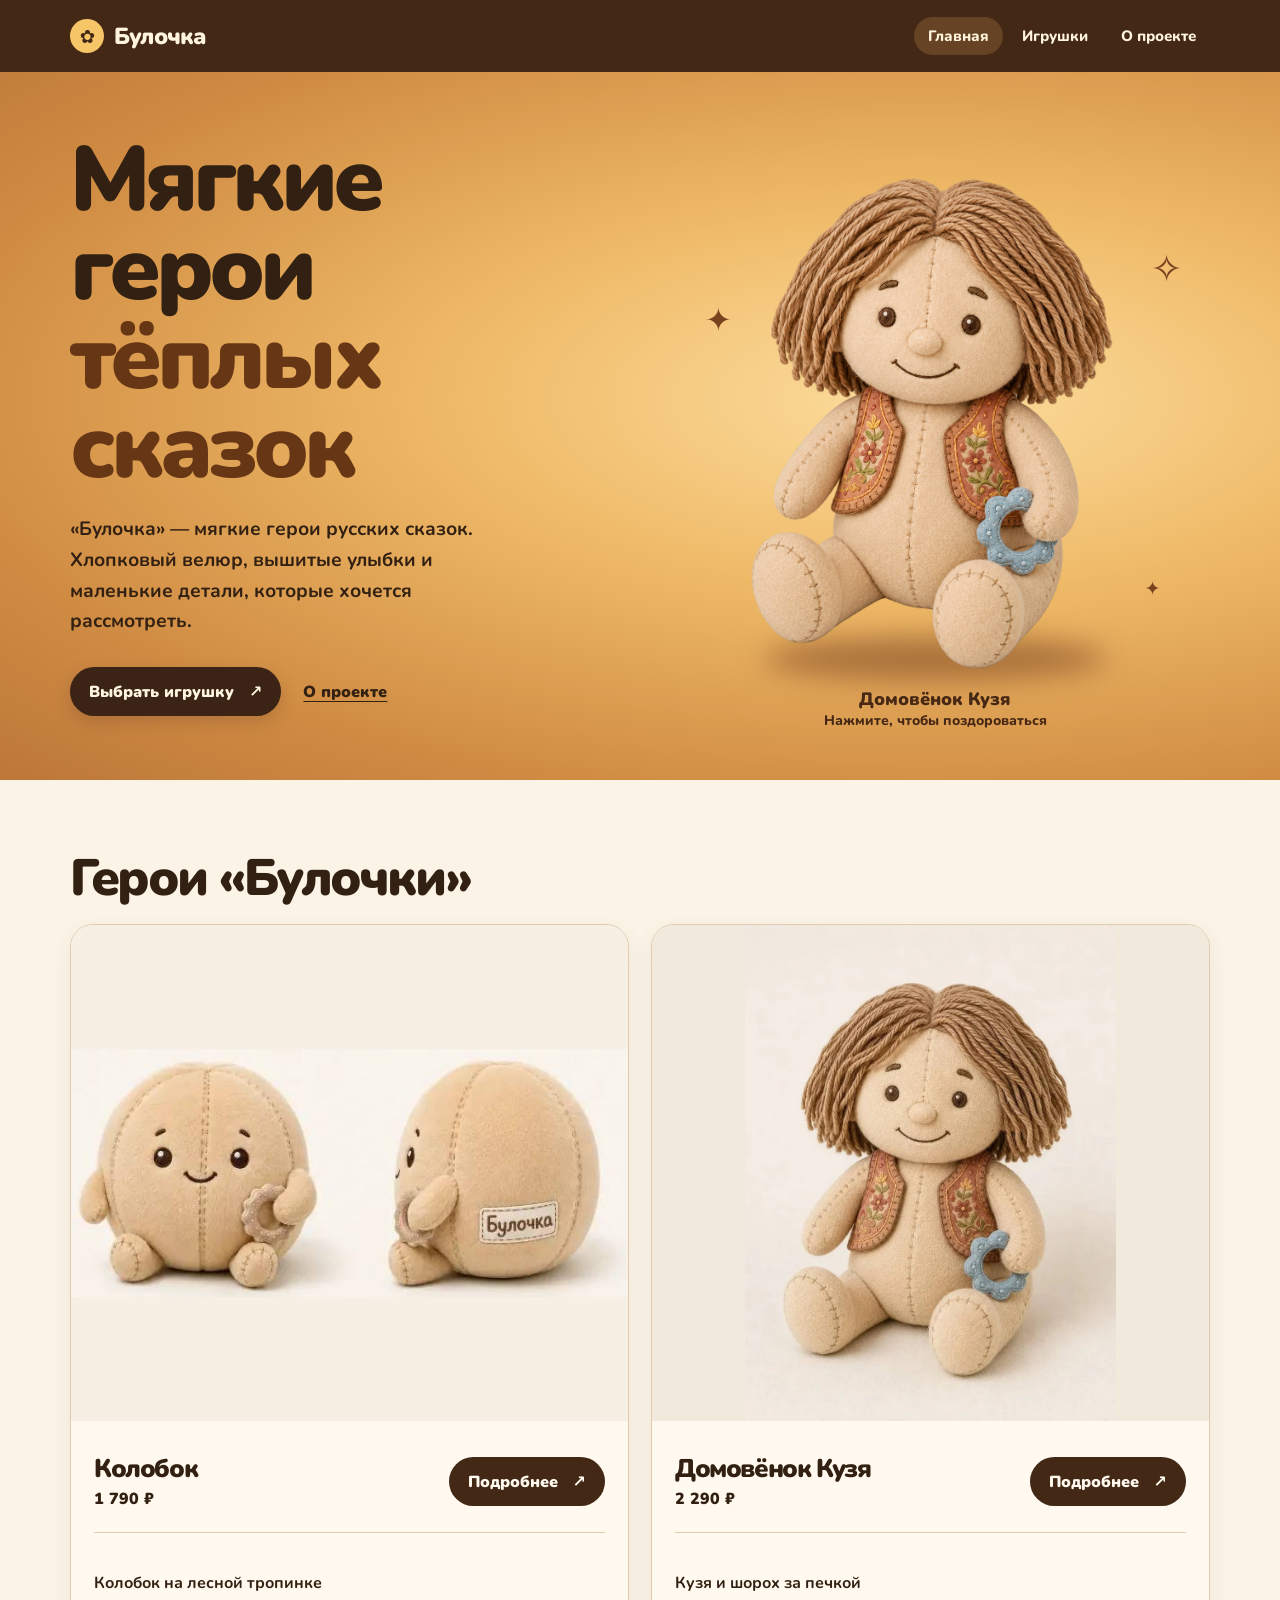
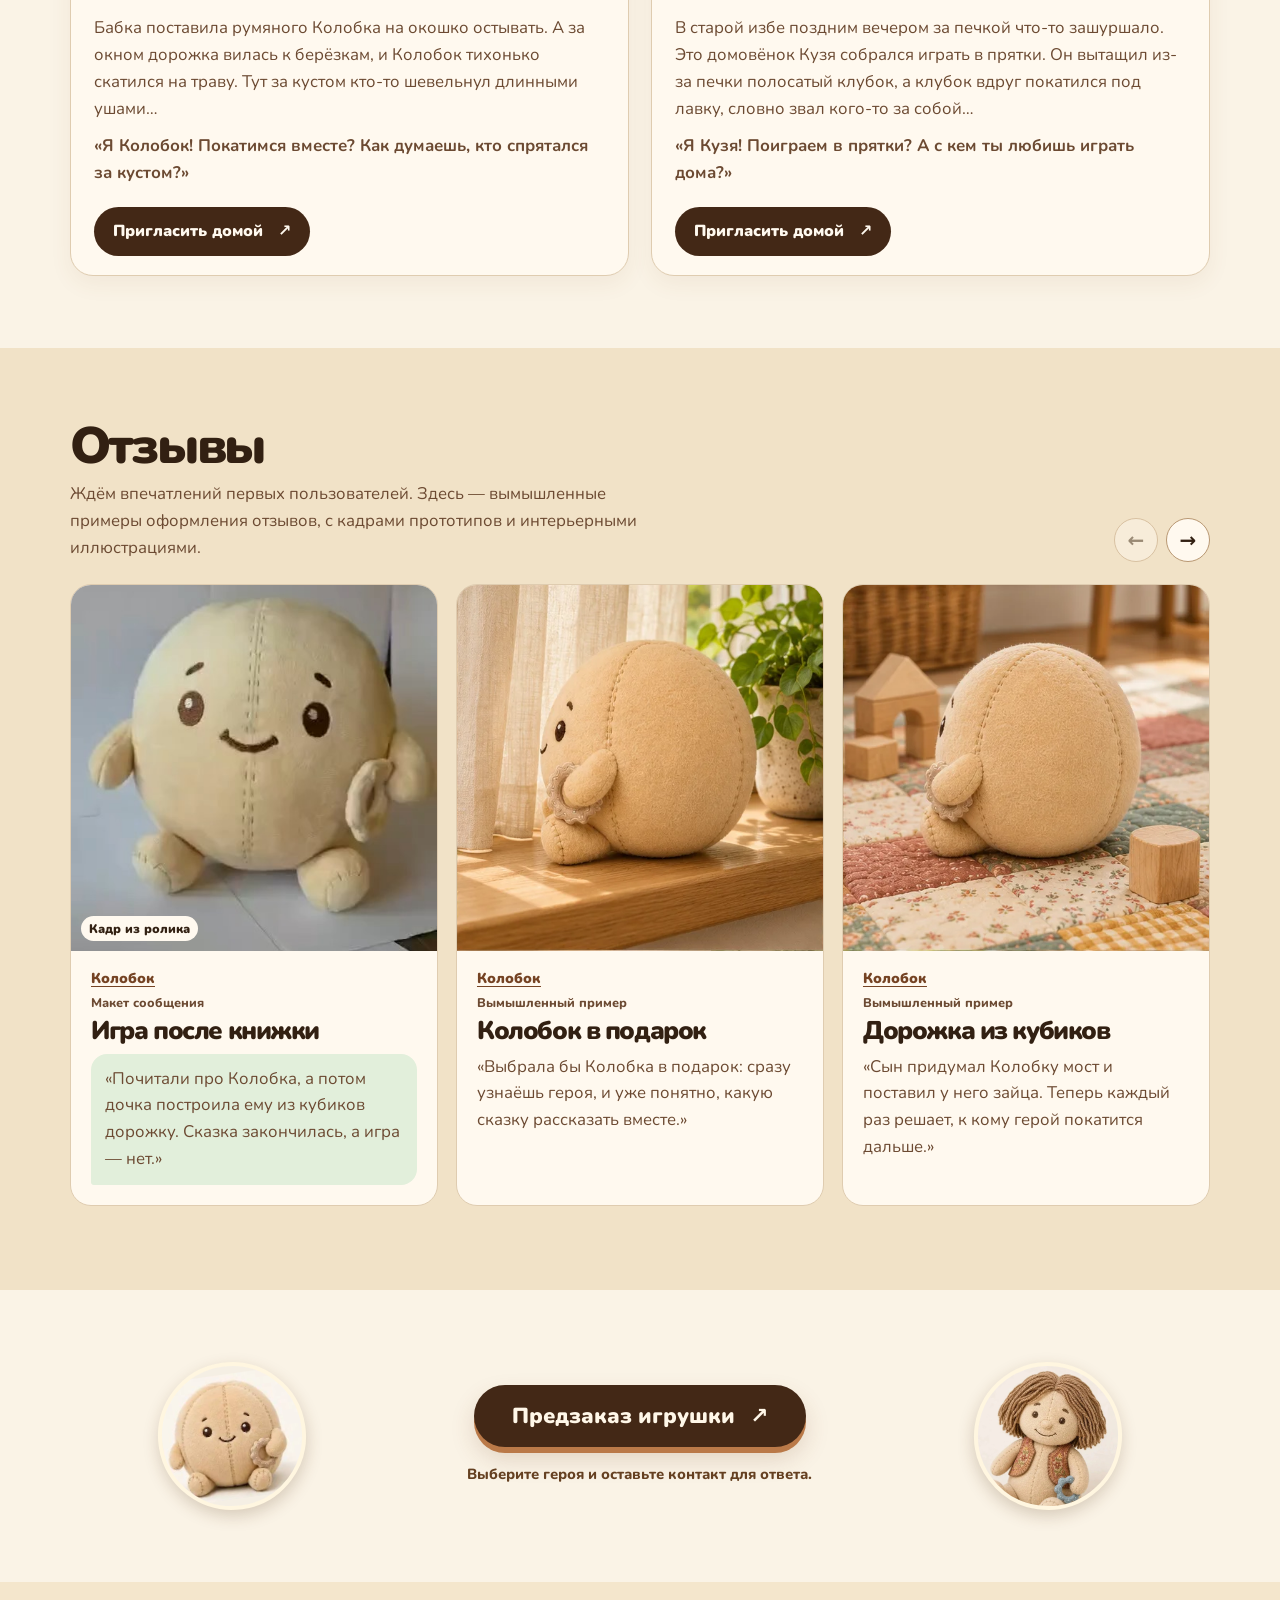
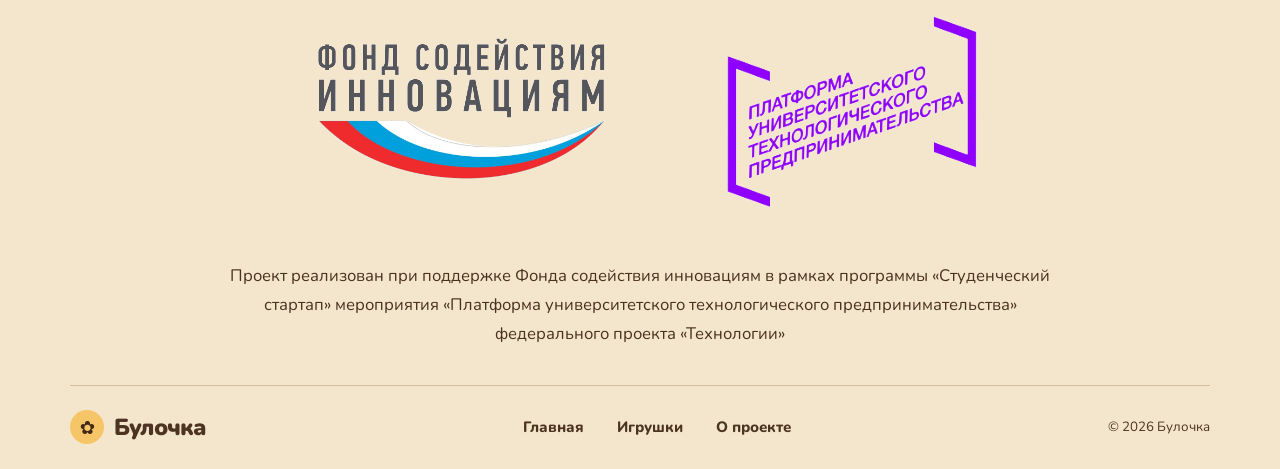
<file: index.html>
<!doctype html>
<html lang="ru"><head><meta charset="utf-8"><meta name="viewport" content="width=device-width, initial-scale=1">
<title>Булочка — мягкие герои тёплых сказок</title><meta name="description" content="Проект мягких текстильных игрушек по мотивам русских сказок.">
<link rel="preconnect" href="https://fonts.googleapis.com"><link rel="preconnect" href="https://fonts.gstatic.com" crossorigin>
<link href="https://fonts.googleapis.com/css2?family=Nunito:wght@400;600;700;800;900;1000&display=swap" rel="stylesheet">
<link rel="stylesheet" href="./css/preorder-20261115.css?v=2"><link rel="stylesheet" href="./css/grant-support-20261123.css?v=2"></head>
<body><a class="skip" href="#main">К содержанию</a><header class="site-header"><div class="wrap header-row">
<a class="brand" href="index.html"><span class="brand-mark" aria-hidden="true">✿</span> Булочка</a>
<nav aria-label="Основная навигация"><a href="index.html" aria-current="page">Главная</a><a href="toys.html">Игрушки</a><a href="about.html">О проекте</a></nav>
</div></header><main id="main"><section class="hero" data-hero>
<div class="wrap hero-grid">
  <div class="hero-copy"><h1>Мягкие герои<br> <em>тёплых сказок</em></h1>
    <p>«Булочка» — мягкие герои русских сказок. Хлопковый велюр, вышитые улыбки и маленькие детали, которые хочется рассмотреть.</p>
    <div class="actions"><a class="button primary" href="#characters">Выбрать игрушку <span aria-hidden="true">↗</span></a><a class="text-link" href="about.html">О проекте</a></div>
  </div>
  <div class="mascot-scene">
    <span class="spark spark-a" aria-hidden="true">✦</span><span class="spark spark-b" aria-hidden="true">✧</span><span class="spark spark-c" aria-hidden="true">✦</span>
    <button class="mascot" type="button" data-mascot aria-label="Поздороваться с Кузей">
      <span class="mascot-shadow"></span>
      <img class="mascot-fallback" src="img/toys/kuzya-transparent-v2.png" alt="" width="900" height="1200" fetchpriority="high">
      <span class="mascot-body" aria-hidden="true"></span><span class="mascot-head" aria-hidden="true"></span>
    </button>
    <div class="mascot-caption"><strong>Домовёнок Кузя</strong><span>Нажмите, чтобы поздороваться</span></div>
    <p class="greeting" data-greeting aria-live="polite"></p>
  </div>
</div></section>
<section class="section wrap" aria-labelledby="characters">
<div class="section-heading"><h2 id="characters">Герои «Булочки»</h2></div>
<div class="cards">
<article class="product">
  <div class="portrait bun"><img src="img/toys/bulochka.jpg" alt="Мягкая игрушка «Колобок»" width="618" height="275" loading="lazy"></div>
  <div class="product-copy">
    <div class="offer-row">
      <div><h3>Колобок</h3><span class="card-price">1 790 ₽</span></div>
      <a class="button dark request-link" href="toys.html#bulochka" aria-label="Подробнее об игрушке «Колобок»">Подробнее <span aria-hidden="true">↗</span></a>
    </div>
    <div class="specs"><h4>Колобок на лесной тропинке</h4>
      <p>Бабка поставила румяного Колобка на окошко остывать. А за окном дорожка вилась к берёзкам, и Колобок тихонько скатился на траву. Тут за кустом кто-то шевельнул длинными ушами…</p>
      <p><strong>«Я Колобок! Покатимся вместе? Как думаешь, кто спрятался за кустом?»</strong></p>
      <a class="button dark" href="toys.html?toy=bulochka#request">Пригласить домой <span aria-hidden="true">↗</span></a>
    </div>
  </div>
</article>
<article class="product">
  <div class="portrait house"><img src="img/toys/domovenok.jpg" alt="Мягкая игрушка «Домовёнок Кузя»" width="900" height="1200" loading="lazy"></div>
  <div class="product-copy">
    <div class="offer-row">
      <div><h3>Домовёнок Кузя</h3><span class="card-price">2 290 ₽</span></div>
      <a class="button dark request-link" href="toys.html#domovenok" aria-label="Подробнее об игрушке «Домовёнок Кузя»">Подробнее <span aria-hidden="true">↗</span></a>
    </div>
    <div class="specs"><h4>Кузя и шорох за печкой</h4>
      <p>В старой избе поздним вечером за печкой что-то зашуршало. Это домовёнок Кузя собрался играть в прятки. Он вытащил из-за печки полосатый клубок, а клубок вдруг покатился под лавку, словно звал кого-то за собой…</p>
      <p><strong>«Я Кузя! Поиграем в прятки? А с кем ты любишь играть дома?»</strong></p>
      <a class="button dark" href="toys.html?toy=domovenok#request">Пригласить домой <span aria-hidden="true">↗</span></a>
    </div>
  </div>
</article>
</div></section><section class="scene-section" aria-labelledby="home-scenes"><div class="wrap section" data-scenes>
  <div class="scene-heading"><div><h2 id="home-scenes">Отзывы</h2><p>Ждём впечатлений первых пользователей. Здесь — вымышленные примеры оформления отзывов, с кадрами прототипов и интерьерными иллюстрациями.</p></div>
    <div class="scene-controls" aria-label="Листать сюжеты">
      <button type="button" data-scenes-prev aria-controls="home-scene-list" aria-label="Предыдущий сюжет">←</button>
      <button type="button" data-scenes-next aria-controls="home-scene-list" aria-label="Следующий сюжет">→</button>
    </div>
  </div>
  <ul class="scene-list" id="home-scene-list" tabindex="0" aria-label="Вымышленные примеры отзывов о Колобке и Кузе">
  <li class="scene-card">
  <div class="scene-photo review-footage"><img src="./img/toys/footage/bulochka-poster.jpg" alt="Колобок, кадр из видео прототипа" loading="lazy" decoding="async"><span>Кадр из ролика</span></div>
  <div class="scene-copy"><a class="scene-toy" href="toys.html#bulochka">Колобок</a><span class="review-example">Макет сообщения</span><h3>Игра после книжки</h3><blockquote class="review-message"><p>«Почитали про Колобка, а потом дочка построила ему из кубиков дорожку. Сказка закончилась, а игра — нет.»</p></blockquote></div>
</li>
<li class="scene-card">
  <div class="scene-photo scene-photo-2"><img src="./img/toys/home-scenes.webp" alt="Колобок сбоку на деревянном подоконнике" loading="lazy" decoding="async" width="1536" height="1024"></div>
  <div class="scene-copy"><a class="scene-toy" href="toys.html#bulochka">Колобок</a><span class="review-example">Вымышленный пример</span><h3>Колобок в подарок</h3><blockquote><p>«Выбрала бы Колобка в подарок: сразу узнаёшь героя, и уже понятно, какую сказку рассказать вместе.»</p></blockquote></div>
</li>
<li class="scene-card">
  <div class="scene-photo scene-photo-3"><img src="./img/toys/home-scenes.webp" alt="Колобок на лоскутном коврике рядом с кубиками" loading="lazy" decoding="async" width="1536" height="1024"></div>
  <div class="scene-copy"><a class="scene-toy" href="toys.html#bulochka">Колобок</a><span class="review-example">Вымышленный пример</span><h3>Дорожка из кубиков</h3><blockquote><p>«Сын придумал Колобку мост и поставил у него зайца. Теперь каждый раз решает, к кому герой покатится дальше.»</p></blockquote></div>
</li>
<li class="scene-card">
  <div class="scene-photo review-footage"><img src="./img/toys/footage/domovenok-poster.jpg" alt="Кузя, кадр из видео прототипа" loading="lazy" decoding="async"><span>Кадр из ролика</span></div>
  <div class="scene-copy"><a class="scene-toy" href="toys.html#domovenok">Домовёнок Кузя</a><span class="review-example">Вымышленный пример</span><h3>Сказка перед сном</h3><blockquote><p>«Когда читаем сказку, Кузя сидит рядом и слушает. Ребёнок потом сам пересказывает ему любимый кусочек.»</p></blockquote></div>
</li>
<li class="scene-card">
  <div class="scene-photo scene-photo-5"><img src="./img/toys/home-scenes.webp" alt="Кузя сбоку на деревянной полке рядом с игрушками" loading="lazy" decoding="async" width="1536" height="1024"></div>
  <div class="scene-copy"><a class="scene-toy" href="toys.html#domovenok">Домовёнок Кузя</a><span class="review-example">Вымышленный пример</span><h3>Прятки с Кузей</h3><blockquote><p>«Спрятали Кузю на полке и искали по подсказкам. Самой удачной оказалась: «У кого жилет в цветочек?»»</p></blockquote></div>
</li>
<li class="scene-card">
  <div class="scene-photo scene-photo-6"><img src="./img/toys/home-scenes.webp" alt="Детские руки держат Кузю в светлой комнате" loading="lazy" decoding="async" width="1536" height="1024"></div>
  <div class="scene-copy"><a class="scene-toy" href="toys.html#domovenok">Домовёнок Кузя</a><span class="review-example">Вымышленный пример</span><h3>Рассматриваем детали</h3><blockquote><p>«Дочка первым делом заметила синее колечко, а потом стала искать цветы на жилете. Придумали, что это Кузина праздничная одежда.»</p></blockquote></div>
</li>
  </ul>
</div></section><section class="wrap preorder-section" aria-label="Предзаказ">
  <div class="preorder-panel">
    <div class="preorder-portrait preorder-kolobok" aria-hidden="true"></div>
    <div class="preorder-content">
      <a class="button preorder-button" href="toys.html#request">Предзаказ игрушки <span aria-hidden="true">↗</span></a>
      <p>Выберите героя и оставьте контакт для ответа.</p>
    </div>
    <div class="preorder-portrait preorder-kuzya" aria-hidden="true"></div>
  </div>
</section></main><footer class="footer"><div class="wrap">
<div class="grant grant-support" aria-label="Поддержка проекта">
  <div class="grant-support-logos">
    <img class="grant-support-fund" src="./img/support/fund-transparent-v2.svg" alt="Фонд содействия инновациям" width="1280" height="661" loading="lazy">
    <img class="grant-support-platform" src="./img/support/platform-transparent-v2.svg" alt="Платформа университетского технологического предпринимательства" width="1280" height="1025" loading="lazy">
  </div>
  <p>Проект реализован при поддержке Фонда содействия инновациям в рамках программы «Студенческий стартап» мероприятия «Платформа университетского технологического предпринимательства» федерального проекта «Технологии»</p>
</div>
<div class="footer-bottom"><a class="brand" href="index.html"><span class="brand-mark" aria-hidden="true">✿</span> Булочка</a><nav aria-label="Навигация внизу"><a href="index.html">Главная</a><a href="toys.html">Игрушки</a><a href="about.html">О проекте</a></nav><small>© 2026 Булочка</small></div></div></footer><script src="./js/home-scenes-20261115.js" defer></script>
</body></html>
</file>
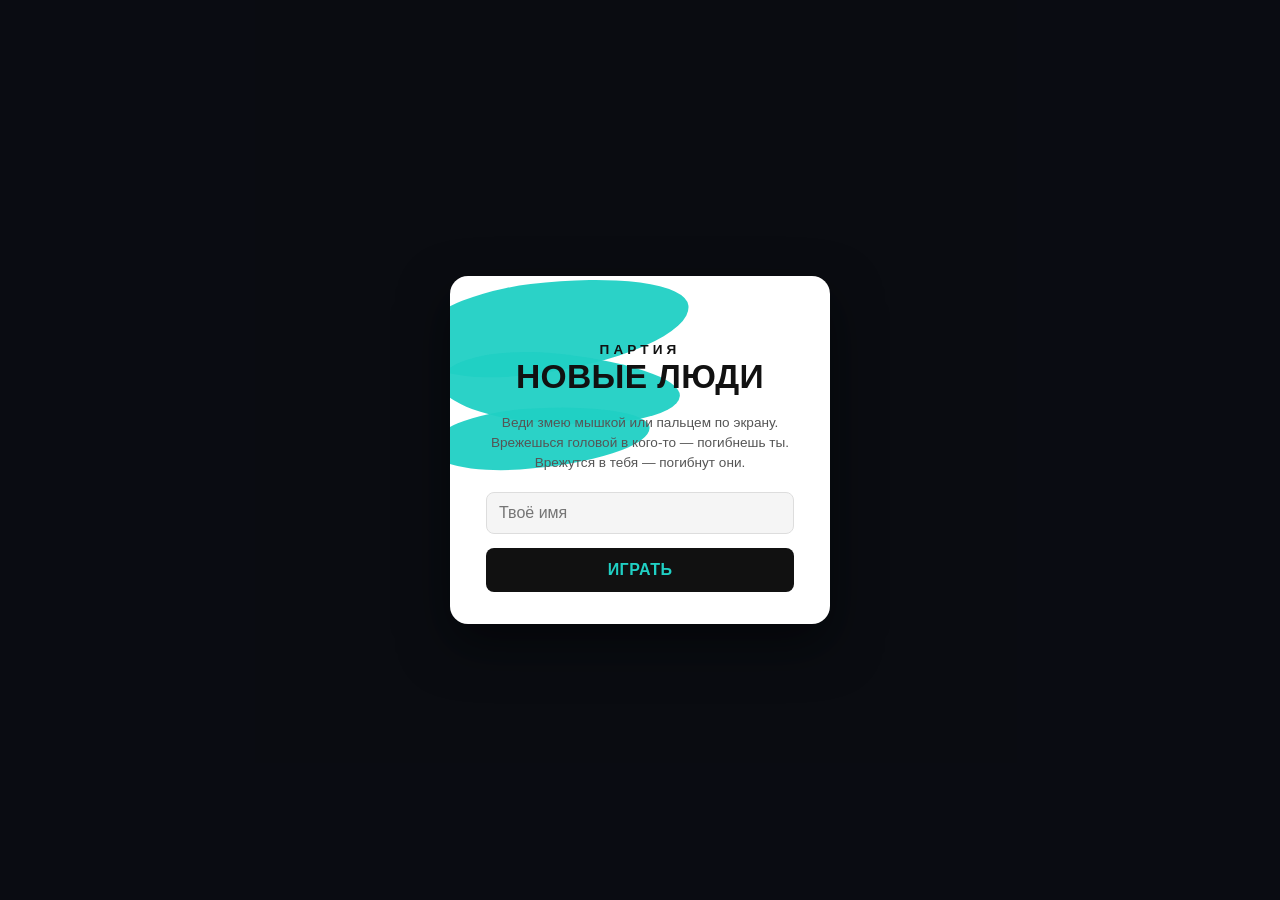
<file: t1/index.html>
<!DOCTYPE html>
<html lang="ru">
<head>
<meta charset="UTF-8">
<meta name="viewport" content="width=device-width, initial-scale=1.0, maximum-scale=1.0, user-scalable=no">
<meta name="robots" content="noindex, nofollow">
<title>Новые люди — игра</title>
<link rel="stylesheet" href="style.css?v=4">
</head>
<body>

<canvas id="game"></canvas>

<div id="hud" class="hidden">
  Длина: <b id="lengthVal">0</b>
</div>

<button id="musicBtn" class="hidden">🔊</button>

<div id="leaderboard" class="hidden">
  <h3>Топ игроков</h3>
  <ol id="lbList"></ol>
</div>

<div id="respawn">💥 Тебя съели...</div>

<div id="overlay">
  <div id="panel">
    <div class="brush b1"></div>
    <div class="brush b2"></div>
    <div class="brush b3"></div>
    <div class="logo">
      <span class="party">ПАРТИЯ</span>
      <span class="brand">НОВЫЕ ЛЮДИ</span>
    </div>
    <p>Веди змею мышкой или пальцем по экрану.<br>Врежешься головой в кого-то — погибнешь ты. Врежутся в тебя — погибнут они.</p>
    <input id="nameInput" type="text" placeholder="Твоё имя" maxlength="16">
    <button id="playBtn">Играть</button>
  </div>
</div>

<script src="game.js?v=4"></script>
</body>
</html>
</file>
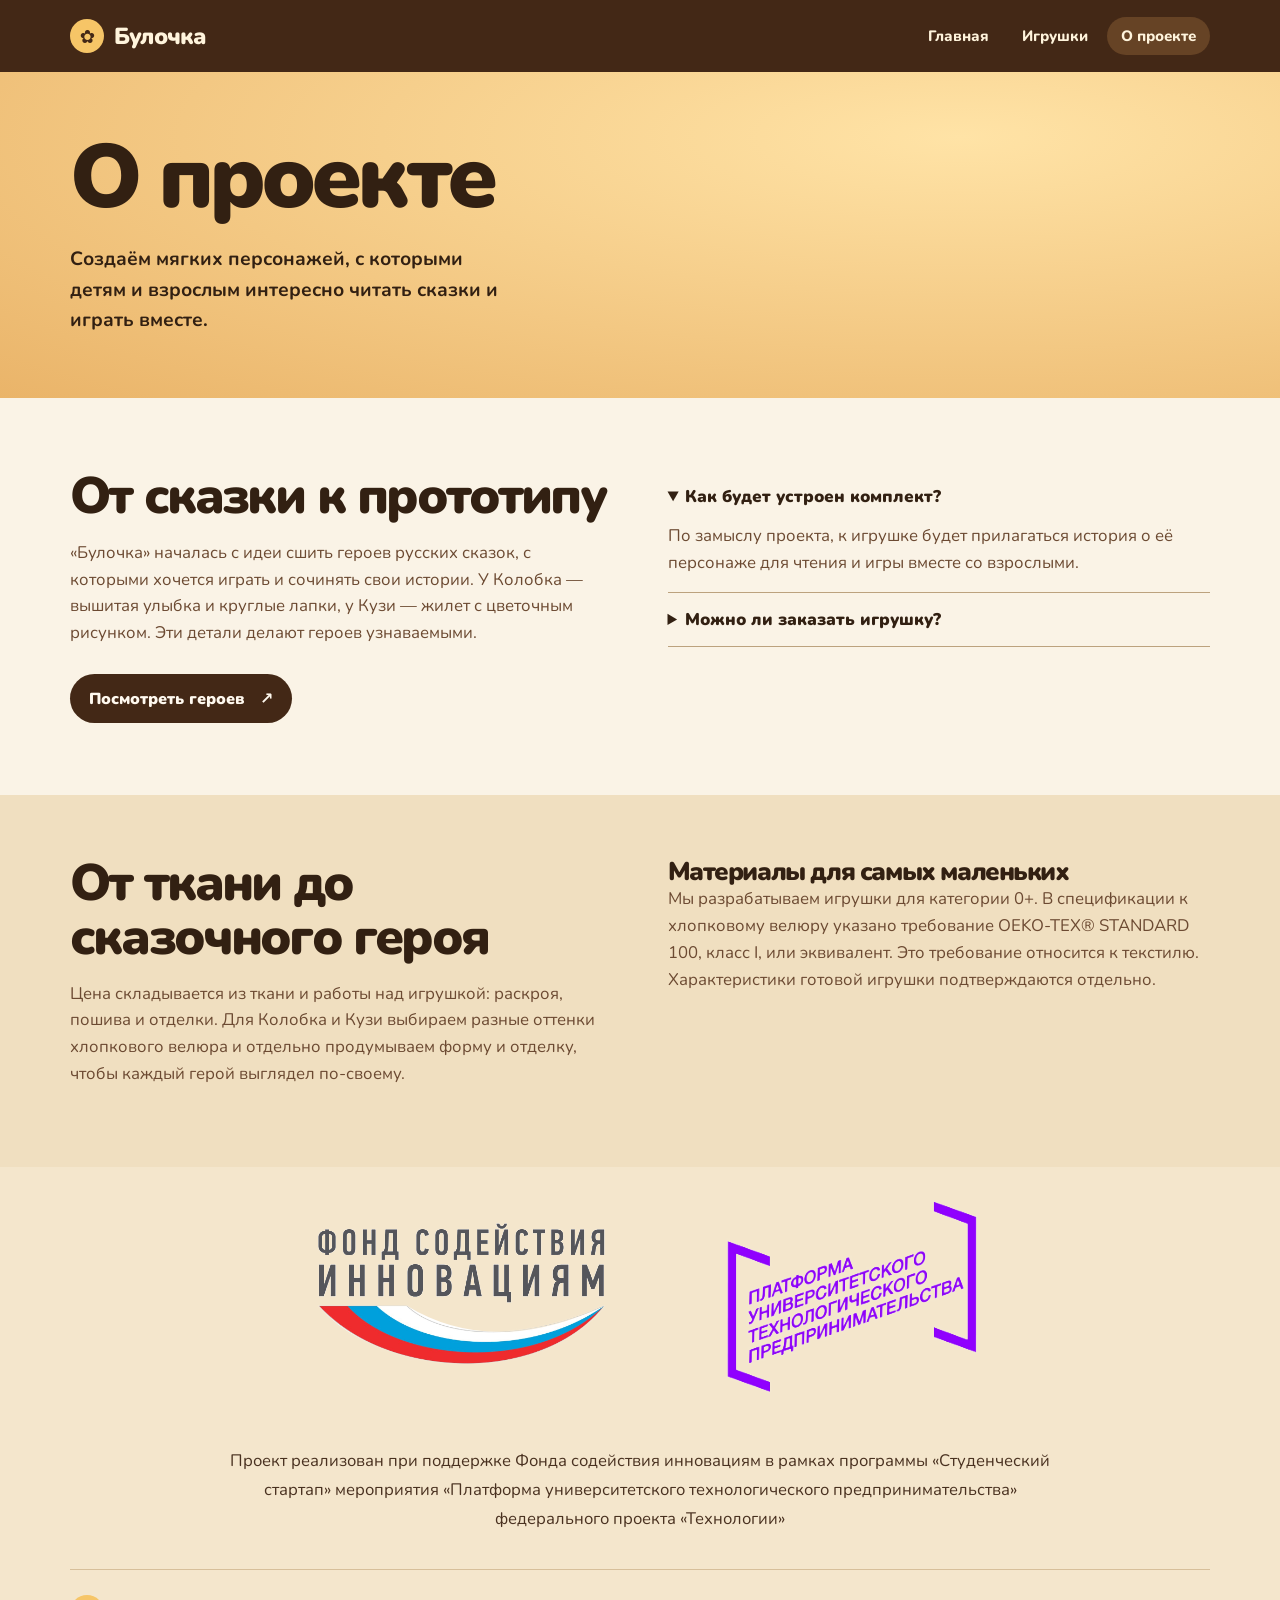
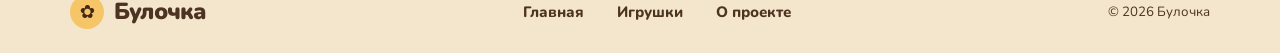
<file: about.html>
<!doctype html>
<html lang="ru"><head><meta charset="utf-8"><meta name="viewport" content="width=device-width, initial-scale=1">
<title>О проекте — Булочка</title><meta name="description" content="Как создаются мягкие персонажи «Булочки» и на какой стадии проект.">
<link rel="preconnect" href="https://fonts.googleapis.com"><link rel="preconnect" href="https://fonts.gstatic.com" crossorigin>
<link href="https://fonts.googleapis.com/css2?family=Nunito:wght@400;600;700;800;900;1000&display=swap" rel="stylesheet">
<link rel="stylesheet" href="./css/catalog-20261115.css"><link rel="stylesheet" href="./css/grant-support-20261123.css?v=2"></head>
<body><a class="skip" href="#main">К содержанию</a><header class="site-header"><div class="wrap header-row">
<a class="brand" href="index.html"><span class="brand-mark" aria-hidden="true">✿</span> Булочка</a>
<nav aria-label="Основная навигация"><a href="index.html">Главная</a><a href="toys.html">Игрушки</a><a href="about.html" aria-current="page">О проекте</a></nav>
</div></header><main id="main"><section class="subhero"><div class="wrap"><h1>О проекте</h1><p>Создаём мягких персонажей, с которыми детям и взрослым интересно читать сказки и играть вместе.</p></div></section>
<section class="section wrap story-grid"><div><h2>От сказки к прототипу</h2><p>«Булочка» началась с идеи сшить героев русских сказок, с которыми хочется играть и сочинять свои истории. У Колобка — вышитая улыбка и круглые лапки, у Кузи — жилет с цветочным рисунком. Эти детали делают героев узнаваемыми.</p><a class="button dark" href="toys.html">Посмотреть героев <span aria-hidden="true">↗</span></a></div>
<div class="accordion"><details open><summary>Как будет устроен комплект?</summary><p>По замыслу проекта, к игрушке будет прилагаться история о её персонаже для чтения и игры вместе со взрослыми.</p></details><details><summary>Можно ли заказать игрушку?</summary><p>Продажи ещё не открыты. В <a href="toys.html#request">форме заявки</a> можно указать интересующую модель и задать вопрос.</p></details></div></section><section class="story"><div class="wrap story-grid">
<div><h2>От ткани до сказочного героя</h2><p>Цена складывается из ткани и работы над игрушкой: раскроя, пошива и отделки. Для Колобка и Кузи выбираем разные оттенки хлопкового велюра и отдельно продумываем форму и отделку, чтобы каждый герой выглядел по-своему.</p></div>
<div><h3>Материалы для самых маленьких</h3><p>Мы разрабатываем игрушки для категории 0+. В спецификации к хлопковому велюру указано требование OEKO‑TEX® STANDARD 100, класс I, или эквивалент. Это требование относится к текстилю. Характеристики готовой игрушки подтверждаются отдельно.</p></div>
</div></section></main><footer class="footer"><div class="wrap">
<div class="grant grant-support" aria-label="Поддержка проекта">
  <div class="grant-support-logos">
    <img class="grant-support-fund" src="./img/support/fund-transparent-v2.svg" alt="Фонд содействия инновациям" width="1280" height="661" loading="lazy">
    <img class="grant-support-platform" src="./img/support/platform-transparent-v2.svg" alt="Платформа университетского технологического предпринимательства" width="1280" height="1025" loading="lazy">
  </div>
  <p>Проект реализован при поддержке Фонда содействия инновациям в рамках программы «Студенческий стартап» мероприятия «Платформа университетского технологического предпринимательства» федерального проекта «Технологии»</p>
</div>
<div class="footer-bottom"><a class="brand" href="index.html"><span class="brand-mark" aria-hidden="true">✿</span> Булочка</a><nav aria-label="Навигация внизу"><a href="index.html">Главная</a><a href="toys.html">Игрушки</a><a href="about.html">О проекте</a></nav><small>© 2026 Булочка</small></div></div></footer><script src="./js/catalog-20261115.js" defer></script>
</body></html>
</file>
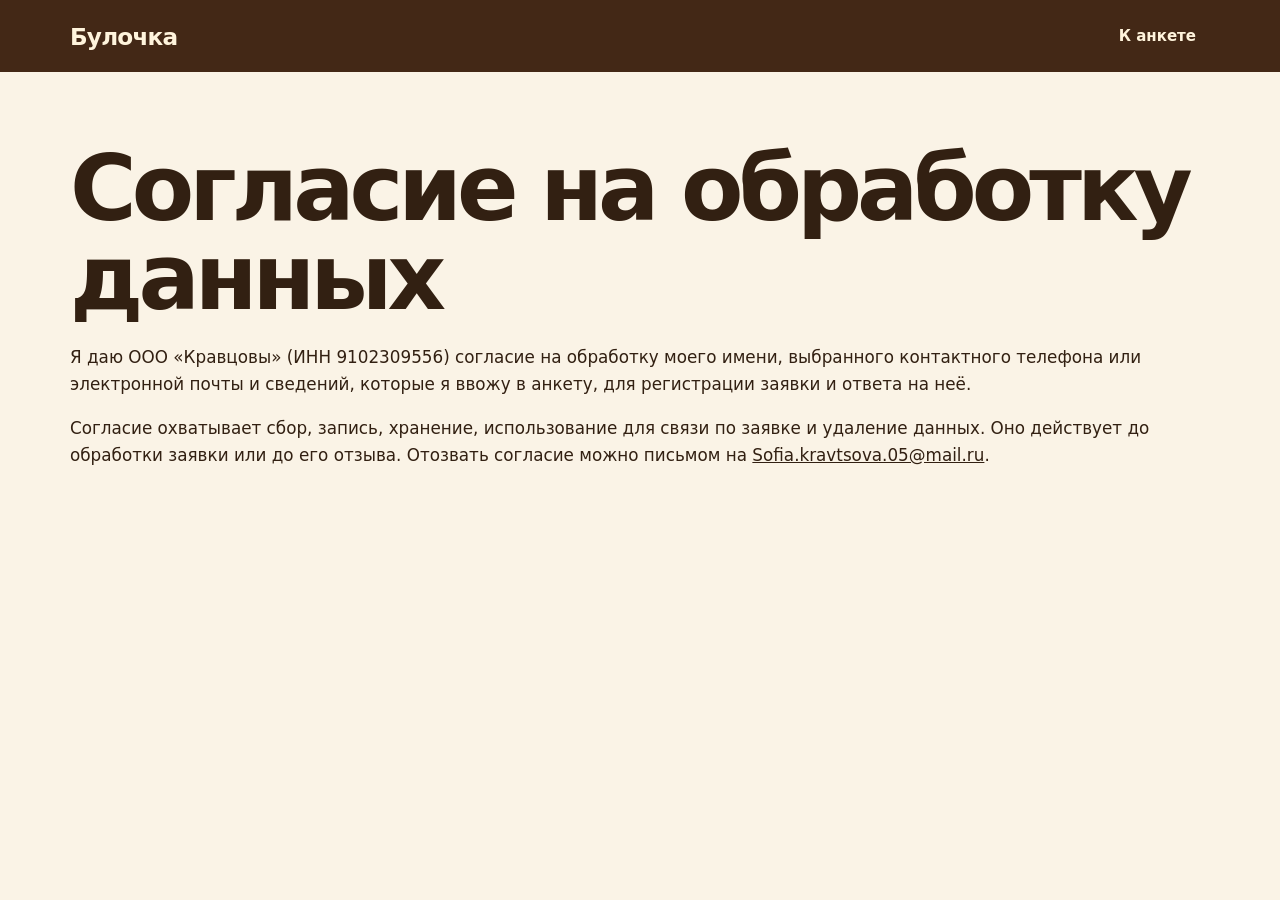
<file: inquiry-consent.html>
<!doctype html>
<html lang="ru"><head><meta charset="utf-8"><meta name="viewport" content="width=device-width, initial-scale=1">
<title>Согласие на обработку данных — Булочка</title><link rel="stylesheet" href="./css/footage-20261115.css"></head>
<body><header class="site-header"><div class="wrap header-row"><a class="brand" href="./index.html">Булочка</a><nav aria-label="Навигация"><a href="./toys.html#request">К анкете</a></nav></div></header>
<main class="wrap section"><h1>Согласие на обработку данных</h1><p>Я даю ООО «Кравцовы» (ИНН 9102309556) согласие на обработку моего имени, выбранного контактного телефона или электронной почты и сведений, которые я ввожу в анкету, для регистрации заявки и ответа на неё.</p>
<p>Согласие охватывает сбор, запись, хранение, использование для связи по заявке и удаление данных. Оно действует до обработки заявки или до его отзыва. Отозвать согласие можно письмом на <a href="mailto:Sofia.kravtsova.05@mail.ru">Sofia.kravtsova.05@mail.ru</a>.</p></main></body></html>
</file>
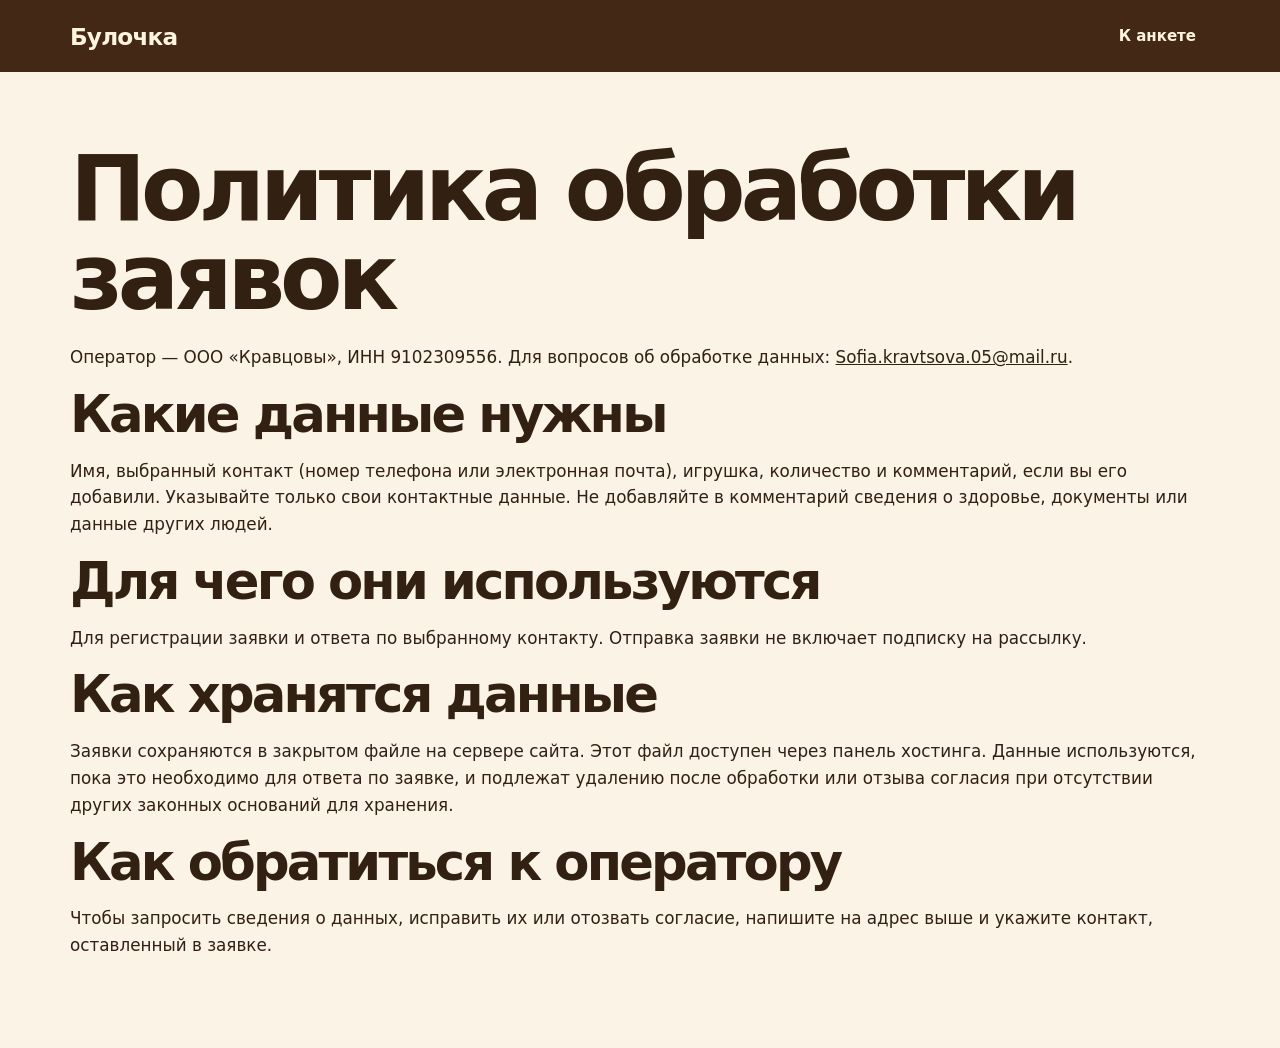
<file: inquiry-privacy.html>
<!doctype html>
<html lang="ru"><head><meta charset="utf-8"><meta name="viewport" content="width=device-width, initial-scale=1">
<title>Политика обработки заявок — Булочка</title><link rel="stylesheet" href="./css/footage-20261115.css"></head>
<body><header class="site-header"><div class="wrap header-row"><a class="brand" href="./index.html">Булочка</a><nav aria-label="Навигация"><a href="./toys.html#request">К анкете</a></nav></div></header>
<main class="wrap section"><h1>Политика обработки заявок</h1><p>Оператор — ООО «Кравцовы», ИНН 9102309556. Для вопросов об обработке данных: <a href="mailto:Sofia.kravtsova.05@mail.ru">Sofia.kravtsova.05@mail.ru</a>.</p>
<h2>Какие данные нужны</h2><p>Имя, выбранный контакт (номер телефона или электронная почта), игрушка, количество и комментарий, если вы его добавили. Указывайте только свои контактные данные. Не добавляйте в комментарий сведения о здоровье, документы или данные других людей.</p>
<h2>Для чего они используются</h2><p>Для регистрации заявки и ответа по выбранному контакту. Отправка заявки не включает подписку на рассылку.</p>
<h2>Как хранятся данные</h2><p>Заявки сохраняются в закрытом файле на сервере сайта. Этот файл доступен через панель хостинга. Данные используются, пока это необходимо для ответа по заявке, и подлежат удалению после обработки или отзыва согласия при отсутствии других законных оснований для хранения.</p>
<h2>Как обратиться к оператору</h2><p>Чтобы запросить сведения о данных, исправить их или отозвать согласие, напишите на адрес выше и укажите контакт, оставленный в заявке.</p></main></body></html>
</file>
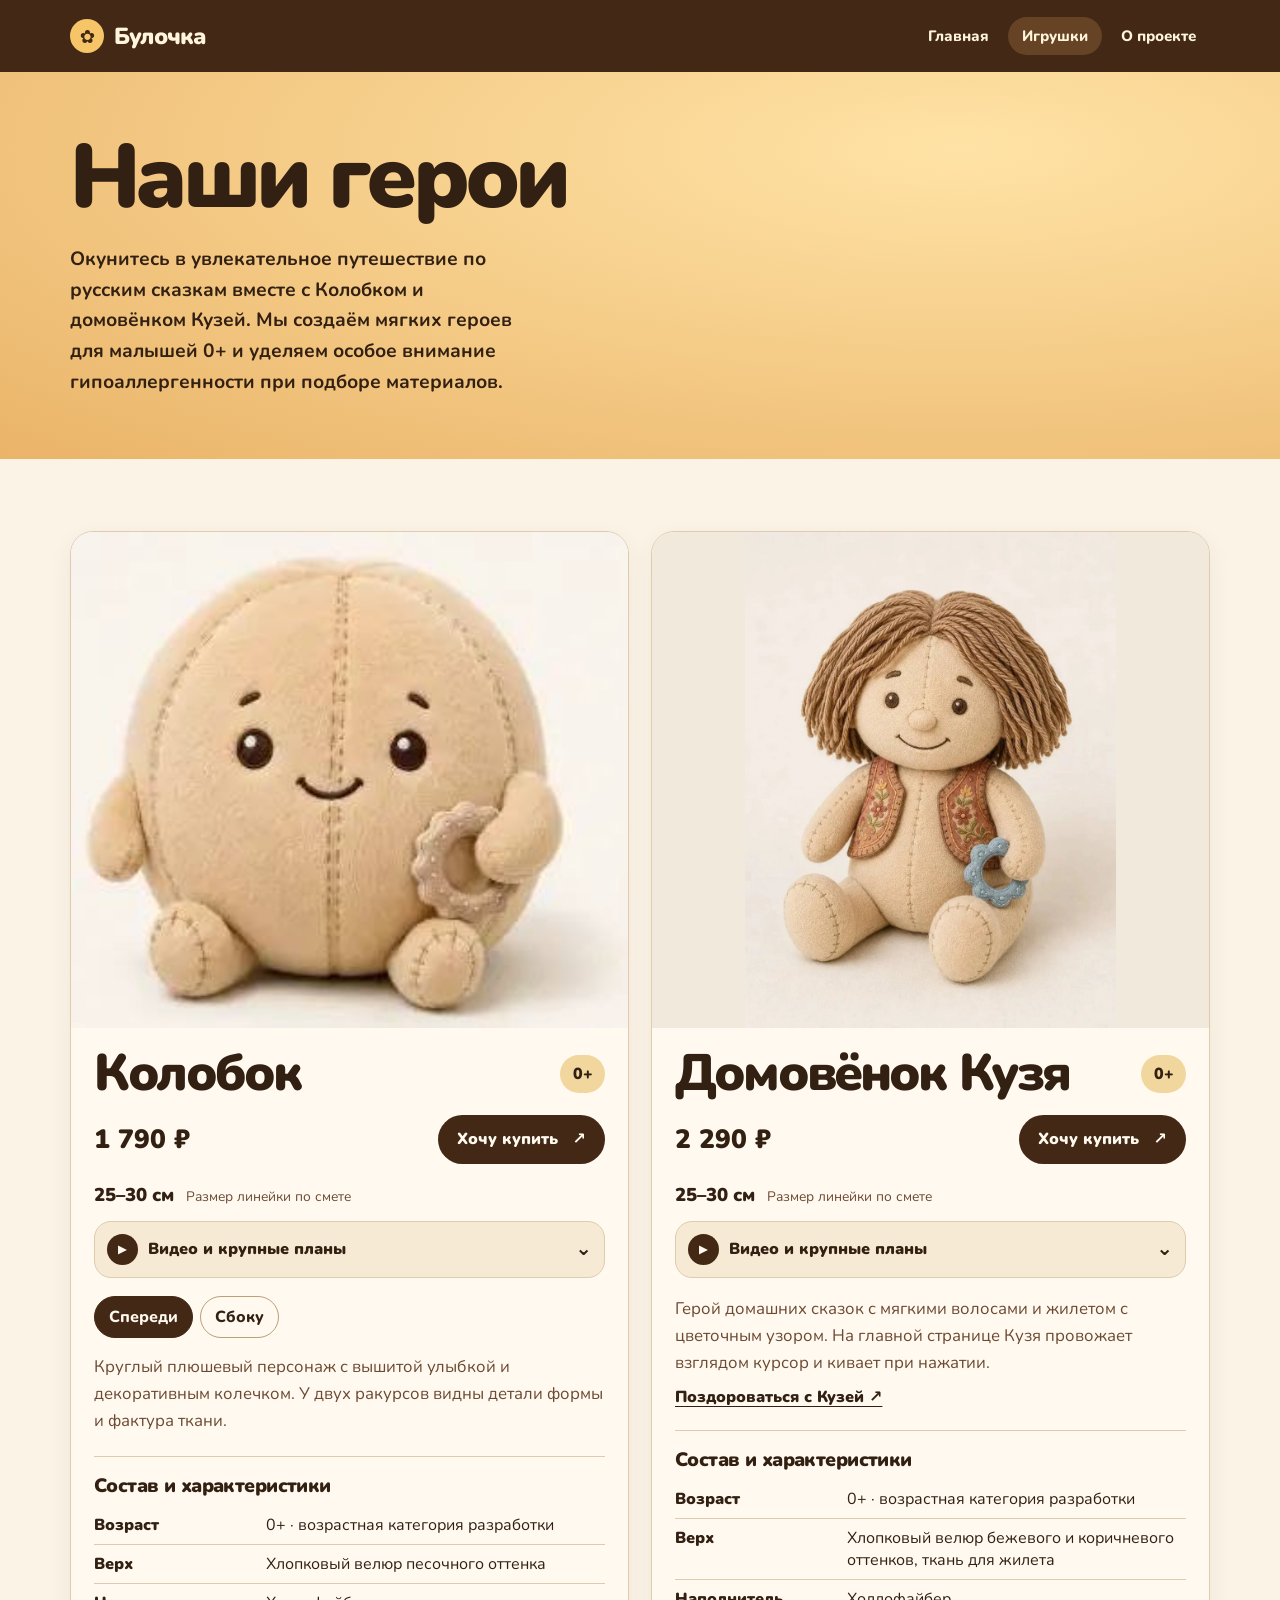
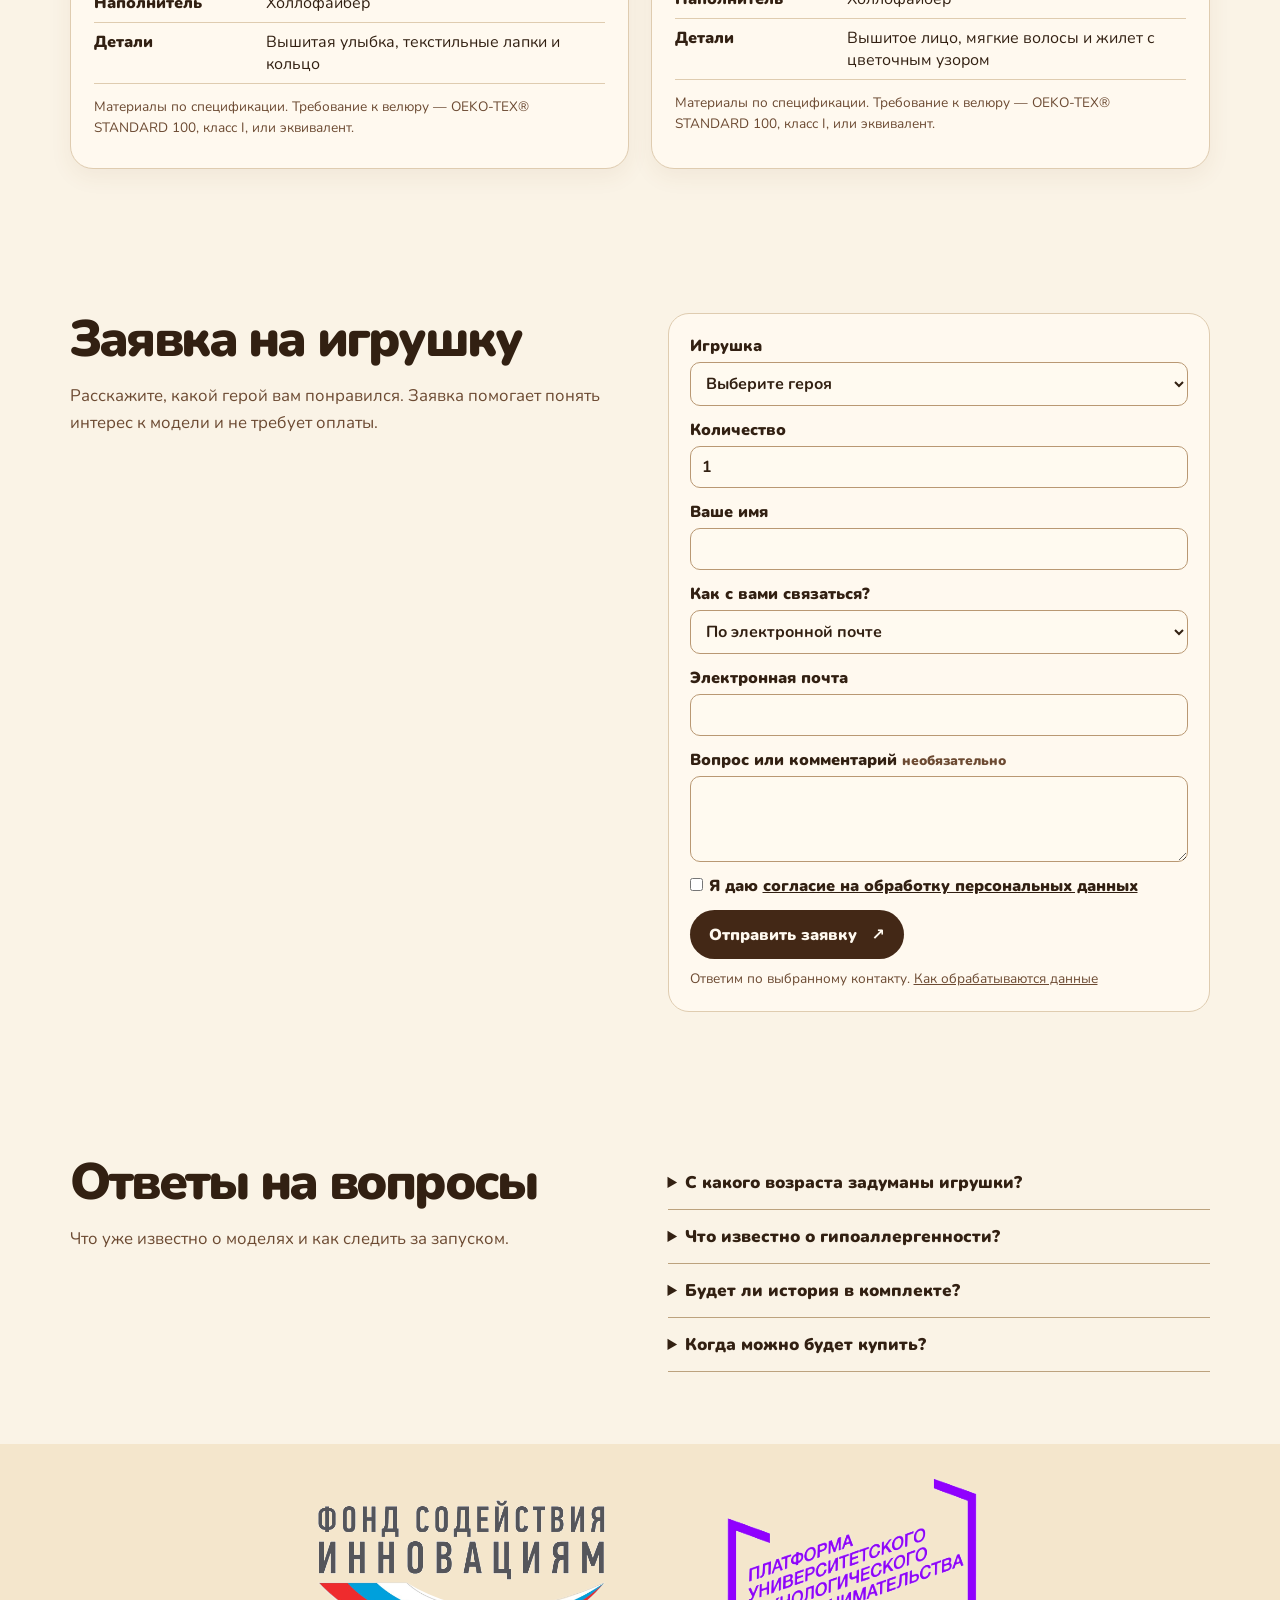
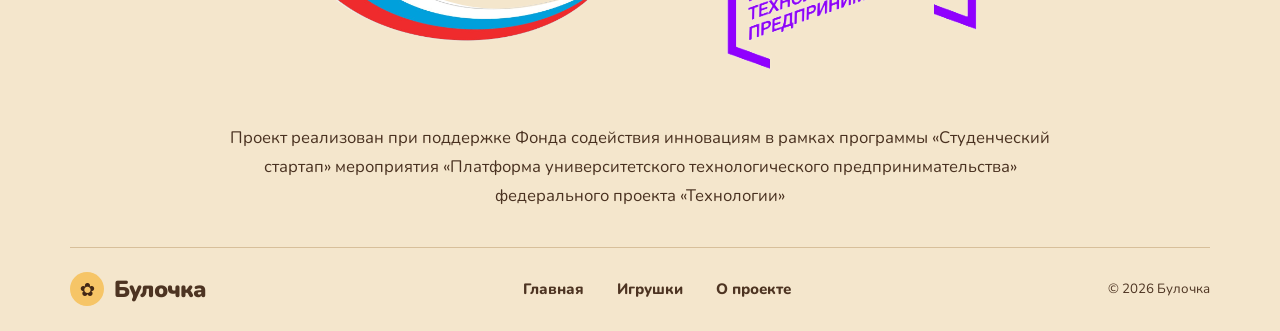
<file: toys.html>
<!doctype html>
<html lang="ru"><head><meta charset="utf-8"><meta name="viewport" content="width=device-width, initial-scale=1">
<title>Игрушки — Булочка</title><meta name="description" content="Познакомьтесь с персонажами «Булочки» и посмотрите на игрушку с двух сторон.">
<link rel="preconnect" href="https://fonts.googleapis.com"><link rel="preconnect" href="https://fonts.gstatic.com" crossorigin>
<link href="https://fonts.googleapis.com/css2?family=Nunito:wght@400;600;700;800;900;1000&display=swap" rel="stylesheet">
<link rel="stylesheet" href="./css/footage-20261115.css"><link rel="stylesheet" href="./css/grant-support-20261123.css?v=2"></head>
<body><a class="skip" href="#main">К содержанию</a><header class="site-header"><div class="wrap header-row">
<a class="brand" href="index.html"><span class="brand-mark" aria-hidden="true">✿</span> Булочка</a>
<nav aria-label="Основная навигация"><a href="index.html">Главная</a><a href="toys.html" aria-current="page">Игрушки</a><a href="about.html">О проекте</a></nav>
</div></header><main id="main"><section class="subhero"><div class="wrap"><h1>Наши герои</h1><p>Окунитесь в увлекательное путешествие по русским сказкам вместе с Колобком и домовёнком Кузей. Мы создаём мягких героев для малышей 0+ и уделяем особое внимание гипоаллергенности при подборе материалов.</p></div></section>
<section class="section wrap product-grid" aria-label="Игрушки">
<article class="product" id="bulochka"><div class="portrait gallery" data-gallery data-view="front" role="img" aria-label="Колобок, вид спереди"></div><div class="product-copy">
<div class="product-heading"><h2>Колобок</h2><span class="age-label" title="Проектная возрастная категория">0+</span></div>
<div class="offer-row"><div><strong class="price">1 790 ₽</strong></div><a class="button dark request-link" href="#request" data-select-toy="bulochka">Хочу купить <span aria-hidden="true">↗</span></a></div><div class="toy-scale"><strong>25–30 см</strong><span>Размер линейки по смете</span></div>
<details class="toy-footage" data-toy-footage>
  <summary><span class="footage-play" aria-hidden="true">▶</span><span>Видео и крупные планы</span><span class="footage-chevron" aria-hidden="true">⌄</span></summary>
  <div class="footage-body">
    <video controls playsinline muted preload="none" aria-label="Видео игрушки «Колобок»" poster="./img/toys/footage/bulochka-poster.jpg">
      <source src="./media/toys/bulochka.mp4" type="video/mp4">
      <a href="./media/toys/bulochka.mp4">Открыть видео «Колобок»</a>
    </video>
    <div class="footage-details"><figure><img src="./img/toys/footage/bulochka-face.jpg" alt="Вышитые глаза, улыбка и центральный шов Колобка" loading="lazy"><figcaption>Вышивка и фактура</figcaption></figure><figure><img src="./img/toys/footage/bulochka-ring.jpg" alt="Тканевое кольцо и лапка Колобка" loading="lazy"><figcaption>Кольцо и лапка</figcaption></figure></div>
  </div>
</details><div class="view-controls" role="group" aria-label="Ракурс игрушки"><button type="button" data-view-choice="front" aria-pressed="true">Спереди</button><button type="button" data-view-choice="side" aria-pressed="false">Сбоку</button></div><p>Круглый плюшевый персонаж с вышитой улыбкой и декоративным колечком. У двух ракурсов видны детали формы и фактура ткани.</p><section class="specs" aria-label="Характеристики: Колобок"><h3>Состав и характеристики</h3>
<dl><div><dt>Возраст</dt><dd>0+ · возрастная категория разработки</dd></div><div><dt>Верх</dt><dd>Хлопковый велюр песочного оттенка</dd></div>
<div><dt>Наполнитель</dt><dd>Холлофайбер</dd></div><div><dt>Детали</dt><dd>Вышитая улыбка, текстильные лапки и кольцо</dd></div></dl>
<p class="small-note">Материалы по спецификации. Требование к велюру — OEKO‑TEX® STANDARD 100, класс I, или эквивалент.</p></section></div></article>
<article class="product" id="domovenok"><div class="portrait house"><img src="img/toys/domovenok.jpg" alt="Домовёнок Кузя в жилете с цветочным узором" width="900" height="1200" loading="lazy"></div><div class="product-copy"><div class="product-heading"><h2>Домовёнок Кузя</h2><span class="age-label" title="Проектная возрастная категория">0+</span></div>
<div class="offer-row"><div><strong class="price">2 290 ₽</strong></div><a class="button dark request-link" href="#request" data-select-toy="domovenok">Хочу купить <span aria-hidden="true">↗</span></a></div><div class="toy-scale"><strong>25–30 см</strong><span>Размер линейки по смете</span></div>
<details class="toy-footage" data-toy-footage>
  <summary><span class="footage-play" aria-hidden="true">▶</span><span>Видео и крупные планы</span><span class="footage-chevron" aria-hidden="true">⌄</span></summary>
  <div class="footage-body">
    <video controls playsinline muted preload="none" aria-label="Видео игрушки «Домовёнок Кузя»" poster="./img/toys/footage/domovenok-poster.jpg">
      <source src="./media/toys/domovenok.mp4" type="video/mp4">
      <a href="./media/toys/domovenok.mp4">Открыть видео «Домовёнок Кузя»</a>
    </video>
    <div class="footage-details"><figure><img src="./img/toys/footage/domovenok-face.jpg" alt="Лицо и мягкие волосы Кузи крупным планом" loading="lazy"><figcaption>Лицо и волосы</figcaption></figure><figure><img src="./img/toys/footage/domovenok-ring.jpg" alt="Синее кольцо и узор жилета Кузи" loading="lazy"><figcaption>Кольцо и жилет</figcaption></figure></div>
  </div>
</details><p>Герой домашних сказок с мягкими волосами и жилетом с цветочным узором. На главной странице Кузя провожает взглядом курсор и кивает при нажатии.</p><a class="text-link" href="index.html">Поздороваться с Кузей <span aria-hidden="true">↗</span></a><section class="specs" aria-label="Характеристики: Домовёнок Кузя"><h3>Состав и характеристики</h3>
<dl><div><dt>Возраст</dt><dd>0+ · возрастная категория разработки</dd></div><div><dt>Верх</dt><dd>Хлопковый велюр бежевого и коричневого оттенков, ткань для жилета</dd></div>
<div><dt>Наполнитель</dt><dd>Холлофайбер</dd></div><div><dt>Детали</dt><dd>Вышитое лицо, мягкие волосы и жилет с цветочным узором</dd></div></dl>
<p class="small-note">Материалы по спецификации. Требование к велюру — OEKO‑TEX® STANDARD 100, класс I, или эквивалент.</p></section></div></article>
</section><section class="request-section" id="request" aria-labelledby="request-title"><div class="wrap section story-grid">
<div><h2 id="request-title">Заявка на игрушку</h2><p>Расскажите, какой герой вам понравился. Заявка помогает понять интерес к модели и не требует оплаты.</p></div>
<form class="request-form" data-request-form action="./request-submit.php" method="post"><noscript><p>Включите JavaScript, чтобы отправить заявку на сайте.</p></noscript>
<label>Игрушка<select name="toy" required><option value="">Выберите героя</option><option value="bulochka">Колобок</option><option value="domovenok">Домовёнок Кузя</option></select></label>
<label>Количество<input name="quantity" type="number" min="1" max="99" value="1" required inputmode="numeric"></label>
<label>Ваше имя<input name="customerName" type="text" autocomplete="name" maxlength="80" required></label>
<label>Как с вами связаться?<select name="contactMethod" data-contact-method><option value="email">По электронной почте</option><option value="phone">По телефону</option></select></label>
<label>Электронная почта<input name="email" type="email" autocomplete="email" maxlength="120" required></label>
<label style="display:none">Номер телефона<input name="phone" type="tel" autocomplete="tel" placeholder="+7 900 123-45-67" maxlength="25" disabled></label>
<label>Вопрос или комментарий <span class="optional">необязательно</span><textarea name="note" rows="3" maxlength="400"></textarea></label>
<div hidden><input name="website" type="text" tabindex="-1" autocomplete="off"></div>
<label><input name="consent" type="checkbox" value="yes" required style="display:inline-block;width:auto;margin:0 6px 0 0">Я даю <a href="inquiry-consent.html" target="_blank" rel="noopener">согласие на обработку персональных данных</a></label>
<button class="button dark" type="submit" disabled>Отправить заявку <span aria-hidden="true">↗</span></button>
<p class="small-note">Ответим по выбранному контакту. <a href="inquiry-privacy.html" target="_blank" rel="noopener">Как обрабатываются данные</a></p>
<p class="request-status" data-request-status aria-live="polite"></p>
</form></div></section><section class="wrap section story-grid" aria-labelledby="product-faq"><div><h2 id="product-faq">Ответы на вопросы</h2><p>Что уже известно о моделях и как следить за запуском.</p></div>
<div class="accordion">
<details><summary>С какого возраста задуманы игрушки?</summary><p>Мы разрабатываем модели для категории 0+. Окончательную маркировку укажем после подтверждения соответствия готовых изделий.</p></details>
<details><summary>Что известно о гипоаллергенности?</summary><p>Для хлопкового велюра в спецификации указан OEKO‑TEX® STANDARD 100, класс I, или эквивалент. Этот стандарт проверяет текстиль на содержание вредных веществ.</p></details><details><summary>Будет ли история в комплекте?</summary><p>По замыслу, вместе с игрушкой будет короткий рассказ о её персонаже для совместного чтения и игры.</p></details>
<details><summary>Когда можно будет купить?</summary><p>Чтобы узнать о начале продаж, оставьте заявку на выбранную модель.</p></details>
</div></section></main><footer class="footer"><div class="wrap">
<div class="grant grant-support" aria-label="Поддержка проекта">
  <div class="grant-support-logos">
    <img class="grant-support-fund" src="./img/support/fund-transparent-v2.svg" alt="Фонд содействия инновациям" width="1280" height="661" loading="lazy">
    <img class="grant-support-platform" src="./img/support/platform-transparent-v2.svg" alt="Платформа университетского технологического предпринимательства" width="1280" height="1025" loading="lazy">
  </div>
  <p>Проект реализован при поддержке Фонда содействия инновациям в рамках программы «Студенческий стартап» мероприятия «Платформа университетского технологического предпринимательства» федерального проекта «Технологии»</p>
</div>
<div class="footer-bottom"><a class="brand" href="index.html"><span class="brand-mark" aria-hidden="true">✿</span> Булочка</a><nav aria-label="Навигация внизу"><a href="index.html">Главная</a><a href="toys.html">Игрушки</a><a href="about.html">О проекте</a></nav><small>© 2026 Булочка</small></div></div></footer><script src="./js/site-inquiries-20261115.js" defer></script>
</body></html>
</file>
<file: css/preorder-20261115.css>
:root {
  color-scheme: light;
  --ink: #322012;
  --muted: #6c4a32;
  --paper: #faf3e6;
  --cream: #fff9ef;
  --gold: #f6c567;
  --line: #dfccb0;
  font-family: Nunito, system-ui, sans-serif;
  color: var(--ink);
  background: var(--paper);
  font-synthesis: none;
}
*, *::before, *::after { box-sizing: border-box; }
body { margin: 0; }
img { max-width: 100%; display: block; }
a { color: inherit; }
button { font: inherit; color: inherit; }
:focus-visible { outline: 3px solid #834014; outline-offset: 5px; }
.wrap { width: min(1140px, calc(100% - 64px)); margin-inline: auto; }
.skip { position: fixed; z-index: 10; left: 1rem; top: 1rem; padding: 12px; background: var(--cream); transform: translateY(-200%); }
.skip:focus { transform: none; }
.site-header { background: #432816; color: #fff4dc; }
.site-header :focus-visible { outline-color: var(--gold); }
.header-row, .footer-bottom { display: flex; align-items: center; justify-content: space-between; gap: 24px; }
.header-row { min-height: 72px; }
.brand { display: inline-flex; align-items: center; gap: 10px; text-decoration: none; font-weight: 1000; font-size: 1.45rem; white-space: nowrap; letter-spacing: -.035em; }
.brand-mark { display: inline-grid; place-items: center; width: 34px; height: 34px; background: var(--gold); border-radius: 50%; color: #432816; font-size: 1.15rem; }
nav { display: flex; align-items: center; flex-wrap: wrap; gap: 5px; }
nav a { padding: 9px 14px; border-radius: 999px; text-decoration: none; font-size: .94rem; font-weight: 800; }
.site-header nav a:hover, .site-header nav a[aria-current=page] { background: #664325; }
.hero {
  background: radial-gradient(ellipse at 72% 46%, #fcdd9e 0%, #efba68 36%, #d08c43 75%, #bc7739 100%);
  overflow: hidden;
}
.hero-grid { display: grid; grid-template-columns: 1.04fr 1fr; align-items: center; gap: 20px; min-height: min(650px, 76vw); }
.hero-copy { position: relative; z-index: 2; padding-block: 64px; }
h1, h2, h3, p { margin-top: 0; }
h1, h2, h3 { font-weight: 1000; letter-spacing: -.055em; }
h1 { margin-bottom: 22px; font-size: clamp(3.25rem, 7.1vw, 6.15rem); line-height: .98; }
h1 em { font-style: normal; color: #673615; }
h2 { margin-bottom: 16px; font-size: clamp(2rem, 4vw, 3.3rem); line-height: 1.05; }
h3 { margin: 0; font-size: 1.6rem; line-height: 1.15; }
p { font-size: 1.05rem; line-height: 1.6; }
.hero-copy p, .subhero p { max-width: 37ch; font-weight: 700; font-size: clamp(1.05rem, 2vw, 1.2rem); }
.actions { display: flex; flex-wrap: wrap; align-items: center; gap: 16px 22px; margin-top: 30px; }
.button { display: inline-flex; gap: 15px; align-items: center; justify-content: center; min-height: 49px; padding: 12px 19px; border-radius: 999px; text-decoration: none; font-weight: 900; }
.primary { background: #3b2315; color: #fff6df; box-shadow: 0 6px 15px #683b2b40; }
.primary:hover, .dark:hover { background: #60371d; }
.dark { margin-top: 10px; background: #432816; color: var(--cream); }
.text-link { font-weight: 900; text-underline-offset: .24em; text-decoration-thickness: .09em; }
.text-link:hover { text-decoration-thickness: .15em; }
.mascot-scene { position: relative; display: grid; place-items: center; min-width: 0; isolation: isolate; padding: 34px 0 55px; }
.mascot { position: relative; width: min(100%, 462px); aspect-ratio: 3/4; padding: 0; border: 0; background: transparent; cursor: pointer; -webkit-tap-highlight-color: transparent; }
.mascot-fallback { width: 100%; height: 100%; object-fit: cover; border-radius: 45% 45% 22% 22%; }
.mascot-body, .mascot-head { display: none; }
.mascot-shadow { position: absolute; left: 13%; right: 13%; bottom: 7%; height: 7%; border-radius: 50%; filter: blur(14px); background: #6e371b80; }
@supports (clip-path: polygon(0 0, 100% 0, 0 100%)) {
  .mascot-fallback { opacity: 0; }
  .mascot-body, .mascot-head { display: block; position: absolute; inset: 0; background: url("../img/toys/domovenok.jpg") center / 100% 100% no-repeat; pointer-events: none; }
  .mascot-body {
    clip-path: polygon(34% 44%, 65% 44%, 70% 49%, 76% 54%, 80% 61%, 81% 66%, 79% 70%, 77% 72%, 77% 76%, 75% 81%, 71% 85%, 65% 89%, 60% 91.1%, 56% 91.2%, 51% 90%, 48% 88%, 46% 84%, 46% 80%, 39% 80%, 34% 81%, 28% 85%, 24% 87%, 19% 87%, 15% 86%, 12% 83%, 10% 79%, 10% 74%, 12% 71%, 15% 69%, 19% 69%, 25% 71%, 27% 69%, 28% 66%, 22% 67%, 18% 67%, 15% 65%, 15% 62%, 17% 58%, 21% 54%, 27% 49%);
  }
  .mascot-head {
    clip-path: polygon(15% 35%, 17% 29%, 22% 23%, 28% 18%, 35% 14%, 40% 12%, 45% 11.5%, 49% 12%, 51% 13.5%, 55% 12%, 61% 11.8%, 67% 13%, 74% 16%, 80% 21%, 83% 26%, 86% 32%, 88% 37%, 87% 41%, 85% 44%, 82% 46%, 78% 47.4%, 73% 48%, 68% 47%, 65% 46%, 60% 47.5%, 55% 48.5%, 48% 48.8%, 42% 48.2%, 36% 47%, 32% 46%, 28% 47.3%, 23% 46.5%, 19% 45%, 17% 42%, 15% 39%);
    transform-origin: 50% 46%;
    transform: perspective(720px) translate(var(--x, 0px), var(--y, 0px)) rotateY(var(--yaw, 0deg)) rotateX(var(--pitch, 0deg)) rotate(var(--tilt, 0deg));
    transition: transform 175ms ease-out;
  }
  .mascot.is-greeting .mascot-head { animation: nod 600ms ease-in-out; }
}
@keyframes nod {
  0%, 100% { transform: none; }
  30% { transform: translateY(10px) rotate(5deg) scaleY(.97); }
  65% { transform: translateY(-4px) rotate(-3deg); }
}
.spark { position: absolute; pointer-events: none; color: #78421f; }
.spark-a { left: 8%; top: 32%; font-size: 2rem; }
.spark-b { right: 5%; top: 24%; font-size: 2.4rem; }
.spark-c { right: 9%; bottom: 25%; font-size: 1.2rem; }
.mascot-caption { position: absolute; bottom: 49px; left: 50%; width: max-content; max-width: 100%; transform: translateX(-50%); text-align: center; color: #472814; }
.mascot-caption strong, .mascot-caption span { display: block; }
.mascot-caption strong { font-size: 1.12rem; font-weight: 1000; }
.mascot-caption span { font-weight: 800; font-size: .87rem; }
.greeting { position: absolute; z-index: 3; bottom: 52%; right: 1%; max-width: calc(100% - 16px); pointer-events: none; margin: 0; background: var(--cream); border-radius: 20px 20px 20px 5px; padding: 8px 15px; font-size: .94rem; font-weight: 900; box-shadow: 0 4px 20px #6a3d2726; }
.greeting:empty { display: none; }
.section { padding-block: 72px; }
.section-heading { display: flex; justify-content: space-between; gap: 12px 20px; flex-wrap: wrap; align-items: baseline; margin-bottom: 18px; }
.section-heading h2 { margin-bottom: 0; }
.cards, .product-grid { display: grid; grid-template-columns: repeat(2,minmax(0,1fr)); gap: 22px; }
.character-card, .product { display: block; text-decoration: none; overflow: hidden; border: 1px solid var(--line); background: var(--cream); border-radius: 23px; box-shadow: 0 8px 22px #81582912; }
.character-card { transition: transform 180ms, box-shadow 180ms; }
.character-card:hover { transform: translateY(-5px); box-shadow: 0 14px 24px #81582925; }
.portrait { overflow: hidden; aspect-ratio: 16/9; background: #eee0c8; }
.portrait img { width: 100%; height: 100%; object-fit: cover; }
.portrait.bun img { object-fit: contain; background: #f5efe4; }
.portrait.house img { object-fit: contain; background: #f2e9dd; }
.card-copy, .product-copy { padding: 19px 23px; }
.card-copy { display: flex; justify-content: space-between; align-items: center; gap: 12px; }
.card-arrow { display: grid; place-items: center; width: 37px; aspect-ratio: 1; border-radius: 50%; background: #efd5a5; font-weight: 1000; }
.story { background: #f0dfc0; padding-block: 62px; }
.story-grid { display: grid; grid-template-columns: 1fr 1fr; gap: 34px 55px; align-items: start; }
.story-grid p { color: var(--muted); }
.accordion details { border-bottom: 1px solid #bca27e; }
.accordion summary { padding: 15px 0; cursor: pointer; font-weight: 900; font-size: 1.06rem; }
.accordion p { margin-bottom: 15px; }
.subhero { padding-block: 62px; background: radial-gradient(ellipse at 75% 20%, #ffe3a6, #eab469); }
.subhero h1 { font-size: clamp(3rem, 7vw, 5.6rem); }
.subhero p { margin-bottom: 0; }
.product { scroll-margin: 20px; }
.product .portrait { aspect-ratio: 618/550; }
.product-copy p { margin-bottom: 10px; color: var(--muted); }
.gallery { background: #f5efe4 url("../img/toys/bulochka.jpg") left center / 200% auto no-repeat; transition: background-position 240ms; }
.gallery[data-view=side] { background-position: right center; }
.view-controls { display: flex; flex-wrap: wrap; gap: 7px; margin-bottom: 16px; }
.view-controls button { min-height: 42px; padding: 5px 14px; border: 1px solid #bc9f77; border-radius: 999px; background: transparent; font-weight: 800; cursor: pointer; }
.view-controls [aria-pressed=true] { background: #432816; border-color: #432816; color: var(--cream); }
.footer { background: #f4e6cc; color: #4d3422; }
.grant { display: grid; justify-items: center; text-align: center; gap: 15px; padding: 40px 0 35px; }
.grant img { width: min(174px, 65vw); height: auto; background: transparent; mix-blend-mode: multiply; }
.grant p { max-width: 73ch; margin: 0; font-size: .9rem; }
.footer-bottom { min-height: 84px; padding-block: 14px; border-top: 1px solid #d7bf9a; }
.footer nav a:hover { background: #ead4ac; }
@media (max-width: 760px) {
  .wrap { width: calc(100% - 36px); }
  .hero-grid, .story-grid { grid-template-columns: 1fr; }
  .hero-grid { gap: 0; }
  .hero-copy { padding: 46px 0 0; }
  .mascot-scene { padding: 0 0 37px; }
  .mascot { width: min(100%, 340px); }
  .mascot-caption { bottom: 24px; }
  .section, .story, .subhero { padding-block: 46px; }
}
@media (max-width: 480px) {
  .header-row { gap: 6px; flex-wrap: wrap; padding-block: 12px; }
  .brand { font-size: 1.24rem; }
  nav a { padding: 8px; font-size: .85rem; }
  .cards, .product-grid { grid-template-columns: 1fr; }
  .footer-bottom { flex-wrap: wrap; gap: 10px; }
}
@media (prefers-reduced-motion: reduce) {
  *, *::before, *::after { animation-duration: 0s !important; transition-duration: 0s !important; }
}

.product-heading, .offer-row { display: flex; align-items: center; justify-content: space-between; gap: 12px; flex-wrap: wrap; }
.product-heading h2 { margin-bottom: 0; }
.age-label { display: inline-grid; place-items: center; min-width: 45px; height: 38px; border-radius: 999px; background: #f1d69e; font-weight: 1000; }
.offer-row { margin: 14px 0 18px; }
.price, .card-price { display: block; font-weight: 1000; }
.price { font-size: 1.65rem; line-height: 1.1; }
.card-price { margin-top: 5px; }
.price-note, .small-note, .optional, .card-price small { color: var(--muted); font-size: .85rem; }
.card-price small { font-weight: 700; }
.request-link { margin: 0; }
.specs { margin-top: 22px; padding-top: 18px; border-top: 1px solid var(--line); }
.specs h3 { font-size: 1.21rem; letter-spacing: -.03em; }
.specs dl { margin: 8px 0 12px; }
.specs dl div { display: grid; grid-template-columns: minmax(78px, 32%) 1fr; gap: 8px; padding: 8px 0; border-bottom: 1px solid var(--line); }
.specs dt { font-weight: 900; }
.specs dd { margin: 0; }
.order-guide { background: #f1e2c7; }
.steps { display: grid; grid-template-columns: repeat(3,minmax(0,1fr)); gap: 19px; margin: 24px 0 0; padding: 0; list-style: none; }
.steps li { padding: 20px; background: var(--cream); border: 1px solid var(--line); border-radius: 19px; }
.steps strong { display: block; margin-bottom: 6px; font-size: 1.16rem; font-weight: 1000; }
.steps p { margin: 0; color: var(--muted); }
.request-section, .home-order { scroll-margin: 24px; }
.request-form { padding: 21px; background: var(--cream); border: 1px solid var(--line); border-radius: 21px; }
.request-form label { display: block; margin-bottom: 13px; font-weight: 900; }
.request-form input, .request-form select, .request-form textarea { display: block; width: 100%; margin-top: 5px; border: 1px solid #b99873; border-radius: 10px; background: #fffaf0; color: var(--ink); padding: 9px 11px; font: inherit; font-weight: 700; }
.request-form textarea { resize: vertical; }
.request-form button { border: 0; cursor: pointer; margin: 0 0 9px; }
.request-form .small-note, .request-status { margin: 0; }
.request-status:not(:empty) { margin-top: 8px; }
.home-order { display: flex; align-items: center; justify-content: space-between; gap: 16px 30px; flex-wrap: wrap; }
.home-order p { margin-bottom: 0; }
@media(max-width: 650px) { .steps { grid-template-columns: 1fr; gap: 10px; } }

.toy-scale { display:flex; align-items:baseline; flex-wrap:wrap; gap:6px 12px; margin: 0 0 13px; }
.toy-scale strong { font-size: 1.16rem; font-weight: 1000; }
.toy-scale span { color: var(--muted); font-size: .86rem; }
.toy-footage { margin: 0 0 18px; border: 1px solid var(--line); border-radius: 17px; background: #f6ead4; overflow: hidden; }
.toy-footage summary { min-height: 55px; padding: 9px 12px; display: flex; align-items: center; gap: 10px; cursor:pointer; list-style:none; font-weight: 900; }
.toy-footage summary::-webkit-details-marker { display: none; }
.toy-footage summary:focus-visible { outline-offset: -4px; border-radius: 16px; }
.footage-play { display:grid; place-items:center; flex: 0 0 31px; height:31px; border-radius: 50%; background:#432816; color:var(--cream); font-size:.73rem; }
.footage-chevron { margin-inline-start:auto; font-size:1.25rem; line-height:1; }
.toy-footage[open] .footage-chevron { transform:rotate(180deg); }
.footage-body { display:grid; grid-template-columns:minmax(0,1fr) minmax(0,1fr); align-items:start; gap:10px; padding:0 10px 12px; }
.footage-body video { display:block; width:100%; aspect-ratio:9/16; object-fit:contain; background:#38281c; border-radius:12px; }
.footage-details { display:grid; gap:10px; }
.footage-details figure { margin:0; }
.footage-details img { width:100%; aspect-ratio:4/3; object-fit:cover; border-radius: 10px; }
.footage-details figcaption { margin-top:4px; color:var(--muted); font-size:.85rem; font-weight:800; line-height:1.25; }

.scene-section { background: #f1e2c7; }
.scene-heading { display: flex; justify-content: space-between; align-items: flex-end; gap: 16px; margin-bottom: 22px; }
.scene-heading h2 { margin-bottom: 8px; }
.scene-heading p { margin: 0; color: var(--muted); max-width: 57ch; }
.scene-controls { display: flex; gap: 8px; }
.scene-controls button { width: 44px; height: 44px; display: grid; place-items: center; border: 1px solid #b99873; background: var(--cream); border-radius: 50%; cursor: pointer; font-size: 1.25rem; font-weight: 900; }
.scene-controls button:hover:not(:disabled) { background: var(--gold); }
.scene-controls button:disabled { opacity: .45; cursor: default; }
.scene-list { display: grid; grid-auto-flow: column; grid-auto-columns: calc((100% - 36px) / 3); gap: 18px; margin: 0; padding: 0 0 12px; list-style: none; overflow-x: auto; scroll-snap-type: x mandatory; scrollbar-color: #a9794c #e9d5b4; }
.scene-card { min-width: 0; scroll-snap-align: start; overflow: hidden; background: var(--cream); border: 1px solid var(--line); border-radius: 21px; }
.scene-photo { position: relative; overflow: hidden; aspect-ratio: 1; background: #e8d3ad; }
.scene-photo img { position: absolute; width: 300%; height: 200%; max-width: none; bottom: auto; right: auto; top: var(--image-y, 0%); left: var(--image-x, 0%); }
.scene-photo-2, .scene-photo-5 { --image-x: -100%; }
.scene-photo-3, .scene-photo-6 { --image-x: -200%; }
.scene-photo-4, .scene-photo-5, .scene-photo-6 { --image-y: -100%; }
.scene-copy { padding: 16px 20px 20px; }
.scene-copy h3 { margin: 5px 0 8px; }
.scene-copy p { margin: 0; color: var(--muted); }
.scene-toy { color: #754323; font-size: .9rem; font-weight: 900; text-underline-offset: .18em; }
@media (max-width: 800px) { .scene-list { grid-auto-columns: calc((100% - 18px) / 2); } }
@media (max-width: 510px) { .scene-list { grid-auto-columns: 85%; gap: 12px; } .scene-heading { align-items: flex-start; flex-wrap: wrap; } }

.review-example { display:block; margin-top:5px; color:var(--muted); font-size:.79rem; font-weight:800; }
.scene-copy blockquote { margin:0; }
.scene-copy .review-message { position:relative; padding:12px 14px; border-radius:16px 16px 16px 3px; background:#e2efdb; }
.review-footage img { position:static; width:100%; height:100%; object-fit:cover; }
.review-footage span { position:absolute; inset:auto auto 10px 10px; padding:4px 8px; border-radius:999px; background:var(--cream); font-size:.78rem; font-weight:900; }

.preorder-section { padding-block: clamp(26px, 5vw, 48px); }
.preorder-panel {
  position: relative;
  isolation: isolate;
  display: grid;
  grid-template-columns: minmax(0, 1fr) minmax(0, 2.5fr) minmax(0, 1fr);
  align-items: center;
  gap: clamp(6px, 2vw, 22px);
  padding: 24px clamp(12px, 4vw, 58px);
}
.preorder-content { position: relative; text-align: center; }
.preorder-button {
  min-height: 62px;
  padding-inline: clamp(21px, 3.5vw, 38px);
  background: #432816;
  color: #fff7e8;
  font-size: clamp(1.12rem, 2.1vw, 1.36rem);
  box-shadow: 0 6px 0 #ba7948, 0 12px 24px #7543232e;
  transition: transform .18s ease, background-color .18s ease, box-shadow .18s ease;
}
.preorder-button:hover { transform: translateY(-2px); background: #5c351d; box-shadow: 0 8px 0 #ba7948, 0 14px 24px #75432338; }
.preorder-button:active { transform: translateY(3px); box-shadow: 0 3px 0 #ba7948; }
.preorder-content p { margin: 16px auto 0; color: #654021; font-size: .92rem; font-weight: 800; }
.preorder-portrait {
  width: min(100%, 148px);
  aspect-ratio: 1;
  justify-self: center;
  border-radius: 50%;
  border: 4px solid #fff6e0;
  box-shadow: 0 6px 16px #58331135;
}
.preorder-kolobok { background: #f5efe4 url("../img/toys/bulochka.jpg") left center / 200% auto no-repeat; transform: rotate(-8deg); }
.preorder-kuzya { background: #f2e9dd url("../img/toys/domovenok.jpg") center 29% / 108% auto no-repeat; transform: rotate(8deg); }
@media (max-width: 540px) {
  .preorder-panel { grid-template-columns: 1fr 1fr; padding-block: 17px 22px; }
  .preorder-content { grid-row: 2; grid-column: 1 / -1; padding-top: 6px; }
  .preorder-portrait { width: 72px; border-width: 3px; }
  .preorder-kolobok { justify-self: end; margin-right: 8px; }
  .preorder-kuzya { justify-self: start; margin-left: 8px; }
}
</file>
<file: css/grant-support-20261123.css>
.footer .grant-support{max-width:960px;margin:0 auto;padding:12px 0 36px;text-align:center}
.footer .grant-support-logos{display:flex;align-items:center;justify-content:center;gap:clamp(32px,6vw,80px);margin:0 auto 28px}
.footer .grant-support-logos img{display:block;height:auto;max-width:100%;object-fit:contain;mix-blend-mode:normal;background:transparent;border:0;border-radius:0;padding:0}
.footer .grant-support-logos .grant-support-fund{width:340px}
.footer .grant-support-logos .grant-support-platform{width:280px}
.footer .grant-support p{max-width:860px;margin:0 auto;color:#493120;font-size:clamp(16px,1.3vw,18px);line-height:1.75;text-align:center}
@media(max-width:600px){.footer .grant-support{padding:8px 0 28px}.footer .grant-support-logos{flex-direction:column;gap:24px;margin-bottom:26px}.footer .grant-support-logos .grant-support-fund{width:min(100%,300px)}.footer .grant-support-logos .grant-support-platform{width:min(85%,235px)}}

.mascot-fallback{object-fit:contain;border-radius:0}
@supports(clip-path:inset(0)){
.mascot-body,.mascot-head{background-image:url("../img/toys/kuzya-transparent-v2.png");background-size:100% 100%;}
.mascot-body{clip-path:inset(46% 0 0);mask-image:linear-gradient(to bottom,transparent 46%,#000 49%);}
.mascot-head{clip-path:inset(0 0 50%);transform-origin:50% 46%;}
}
</file>
<file: t1/style.css>
* {
  box-sizing: border-box;
}

html, body {
  margin: 0;
  height: 100%;
  background: #0d1117;
  color: #eef2f7;
  font-family: "Segoe UI", Arial, sans-serif;
  overflow: hidden;
  touch-action: none;
  overscroll-behavior: none;
  -webkit-user-select: none;
  user-select: none;
}

canvas {
  position: fixed;
  inset: 0;
  display: block;
  touch-action: none;
}

#hud {
  position: fixed;
  top: 14px;
  left: 14px;
  background: rgba(13, 17, 23, 0.55);
  padding: 8px 14px;
  border-radius: 10px;
  font-size: 0.95rem;
  z-index: 4;
}

#hud b {
  color: #20d0c4;
}

#musicBtn {
  position: fixed;
  top: 14px;
  left: 50%;
  transform: translateX(-50%);
  background: rgba(13, 17, 23, 0.55);
  border: 1px solid #2a323f;
  color: #eef2f7;
  border-radius: 10px;
  padding: 8px 12px;
  font-size: 1.1rem;
  cursor: pointer;
  z-index: 4;
}

#leaderboard {
  position: fixed;
  top: 14px;
  right: 14px;
  background: rgba(13, 17, 23, 0.55);
  padding: 10px 16px;
  border-radius: 10px;
  min-width: 160px;
  z-index: 4;
}

#leaderboard h3 {
  margin: 0 0 6px;
  font-size: 0.8rem;
  color: #9aa7bd;
  text-transform: uppercase;
  letter-spacing: 0.05em;
}

#leaderboard ol {
  margin: 0;
  padding-left: 18px;
  font-size: 0.85rem;
}

#leaderboard li.me {
  color: #20d0c4;
  font-weight: 700;
}

#respawn {
  position: fixed;
  inset: 0;
  display: none;
  align-items: center;
  justify-content: center;
  background: rgba(10, 12, 18, 0.75);
  color: #ff5b5b;
  font-size: 1.6rem;
  font-weight: 700;
  z-index: 6;
}

#overlay {
  position: fixed;
  inset: 0;
  background: rgba(10, 12, 18, 0.92);
  display: flex;
  align-items: center;
  justify-content: center;
  z-index: 10;
}

#panel {
  position: relative;
  background: #fff;
  border-radius: 18px;
  padding: 40px 36px 32px;
  text-align: center;
  max-width: 380px;
  overflow: hidden;
  box-shadow: 0 20px 50px rgba(0, 0, 0, 0.5);
}

.brush {
  position: absolute;
  background: #20d0c4;
  border-radius: 45% 55% 60% 40% / 55% 45% 55% 45%;
  opacity: 0.95;
  z-index: 1;
}

.b1 { width: 280px; height: 90px; top: 6px; left: -40px; transform: rotate(-7deg); }
.b2 { width: 240px; height: 70px; top: 78px; left: -10px; transform: rotate(5deg); }
.b3 { width: 220px; height: 60px; top: 132px; left: -20px; transform: rotate(-4deg); }

.logo {
  position: relative;
  z-index: 2;
  padding-top: 26px;
}

.logo .party {
  display: block;
  font-size: 0.85rem;
  letter-spacing: 0.3em;
  font-weight: 700;
  color: #111;
  margin-bottom: 2px;
}

.logo .brand {
  display: block;
  font-size: 2.1rem;
  font-weight: 900;
  color: #111;
  letter-spacing: 0.01em;
  line-height: 1.05;
  text-transform: uppercase;
}

#panel p {
  position: relative;
  z-index: 2;
  color: #555;
  font-size: 0.85rem;
  line-height: 1.5;
  margin: 18px 0 10px;
}

#panel input {
  position: relative;
  z-index: 2;
  width: 100%;
  padding: 11px 12px;
  border-radius: 8px;
  border: 1px solid #ddd;
  background: #f5f5f5;
  color: #111;
  font-size: 1rem;
  margin: 8px 0 14px;
}

#panel button {
  position: relative;
  z-index: 2;
  width: 100%;
  padding: 13px;
  border-radius: 8px;
  border: none;
  background: #111;
  color: #20d0c4;
  font-weight: 800;
  font-size: 1rem;
  cursor: pointer;
  letter-spacing: 0.03em;
  text-transform: uppercase;
}

#panel button:hover {
  background: #000;
}

.hidden {
  display: none !important;
}
</file>
<file: css/catalog-20261115.css>
:root {
  color-scheme: light;
  --ink: #322012;
  --muted: #6c4a32;
  --paper: #faf3e6;
  --cream: #fff9ef;
  --gold: #f6c567;
  --line: #dfccb0;
  font-family: Nunito, system-ui, sans-serif;
  color: var(--ink);
  background: var(--paper);
  font-synthesis: none;
}
*, *::before, *::after { box-sizing: border-box; }
body { margin: 0; }
img { max-width: 100%; display: block; }
a { color: inherit; }
button { font: inherit; color: inherit; }
:focus-visible { outline: 3px solid #834014; outline-offset: 5px; }
.wrap { width: min(1140px, calc(100% - 64px)); margin-inline: auto; }
.skip { position: fixed; z-index: 10; left: 1rem; top: 1rem; padding: 12px; background: var(--cream); transform: translateY(-200%); }
.skip:focus { transform: none; }
.site-header { background: #432816; color: #fff4dc; }
.site-header :focus-visible { outline-color: var(--gold); }
.header-row, .footer-bottom { display: flex; align-items: center; justify-content: space-between; gap: 24px; }
.header-row { min-height: 72px; }
.brand { display: inline-flex; align-items: center; gap: 10px; text-decoration: none; font-weight: 1000; font-size: 1.45rem; white-space: nowrap; letter-spacing: -.035em; }
.brand-mark { display: inline-grid; place-items: center; width: 34px; height: 34px; background: var(--gold); border-radius: 50%; color: #432816; font-size: 1.15rem; }
nav { display: flex; align-items: center; flex-wrap: wrap; gap: 5px; }
nav a { padding: 9px 14px; border-radius: 999px; text-decoration: none; font-size: .94rem; font-weight: 800; }
.site-header nav a:hover, .site-header nav a[aria-current=page] { background: #664325; }
.hero {
  background: radial-gradient(ellipse at 72% 46%, #fcdd9e 0%, #efba68 36%, #d08c43 75%, #bc7739 100%);
  overflow: hidden;
}
.hero-grid { display: grid; grid-template-columns: 1.04fr 1fr; align-items: center; gap: 20px; min-height: min(650px, 76vw); }
.hero-copy { position: relative; z-index: 2; padding-block: 64px; }
h1, h2, h3, p { margin-top: 0; }
h1, h2, h3 { font-weight: 1000; letter-spacing: -.055em; }
h1 { margin-bottom: 22px; font-size: clamp(3.25rem, 7.1vw, 6.15rem); line-height: .98; }
h1 em { font-style: normal; color: #673615; }
h2 { margin-bottom: 16px; font-size: clamp(2rem, 4vw, 3.3rem); line-height: 1.05; }
h3 { margin: 0; font-size: 1.6rem; line-height: 1.15; }
p { font-size: 1.05rem; line-height: 1.6; }
.hero-copy p, .subhero p { max-width: 37ch; font-weight: 700; font-size: clamp(1.05rem, 2vw, 1.2rem); }
.actions { display: flex; flex-wrap: wrap; align-items: center; gap: 16px 22px; margin-top: 30px; }
.button { display: inline-flex; gap: 15px; align-items: center; justify-content: center; min-height: 49px; padding: 12px 19px; border-radius: 999px; text-decoration: none; font-weight: 900; }
.primary { background: #3b2315; color: #fff6df; box-shadow: 0 6px 15px #683b2b40; }
.primary:hover, .dark:hover { background: #60371d; }
.dark { margin-top: 10px; background: #432816; color: var(--cream); }
.text-link { font-weight: 900; text-underline-offset: .24em; text-decoration-thickness: .09em; }
.text-link:hover { text-decoration-thickness: .15em; }
.mascot-scene { position: relative; display: grid; place-items: center; min-width: 0; isolation: isolate; padding: 34px 0 55px; }
.mascot { position: relative; width: min(100%, 462px); aspect-ratio: 3/4; padding: 0; border: 0; background: transparent; cursor: pointer; -webkit-tap-highlight-color: transparent; }
.mascot-fallback { width: 100%; height: 100%; object-fit: cover; border-radius: 45% 45% 22% 22%; }
.mascot-body, .mascot-head { display: none; }
.mascot-shadow { position: absolute; left: 13%; right: 13%; bottom: 7%; height: 7%; border-radius: 50%; filter: blur(14px); background: #6e371b80; }
@supports (clip-path: polygon(0 0, 100% 0, 0 100%)) {
  .mascot-fallback { opacity: 0; }
  .mascot-body, .mascot-head { display: block; position: absolute; inset: 0; background: url("../img/toys/domovenok.jpg") center / 100% 100% no-repeat; pointer-events: none; }
  .mascot-body {
    clip-path: polygon(34% 44%, 65% 44%, 70% 49%, 76% 54%, 80% 61%, 81% 66%, 79% 70%, 77% 72%, 77% 76%, 75% 81%, 71% 85%, 65% 89%, 60% 91.1%, 56% 91.2%, 51% 90%, 48% 88%, 46% 84%, 46% 80%, 39% 80%, 34% 81%, 28% 85%, 24% 87%, 19% 87%, 15% 86%, 12% 83%, 10% 79%, 10% 74%, 12% 71%, 15% 69%, 19% 69%, 25% 71%, 27% 69%, 28% 66%, 22% 67%, 18% 67%, 15% 65%, 15% 62%, 17% 58%, 21% 54%, 27% 49%);
  }
  .mascot-head {
    clip-path: polygon(15% 35%, 17% 29%, 22% 23%, 28% 18%, 35% 14%, 40% 12%, 45% 11.5%, 49% 12%, 51% 13.5%, 55% 12%, 61% 11.8%, 67% 13%, 74% 16%, 80% 21%, 83% 26%, 86% 32%, 88% 37%, 87% 41%, 85% 44%, 82% 46%, 78% 47.4%, 73% 48%, 68% 47%, 65% 46%, 60% 47.5%, 55% 48.5%, 48% 48.8%, 42% 48.2%, 36% 47%, 32% 46%, 28% 47.3%, 23% 46.5%, 19% 45%, 17% 42%, 15% 39%);
    transform-origin: 50% 46%;
    transform: perspective(720px) translate(var(--x, 0px), var(--y, 0px)) rotateY(var(--yaw, 0deg)) rotateX(var(--pitch, 0deg)) rotate(var(--tilt, 0deg));
    transition: transform 175ms ease-out;
  }
  .mascot.is-greeting .mascot-head { animation: nod 600ms ease-in-out; }
}
@keyframes nod {
  0%, 100% { transform: none; }
  30% { transform: translateY(10px) rotate(5deg) scaleY(.97); }
  65% { transform: translateY(-4px) rotate(-3deg); }
}
.spark { position: absolute; pointer-events: none; color: #78421f; }
.spark-a { left: 8%; top: 32%; font-size: 2rem; }
.spark-b { right: 5%; top: 24%; font-size: 2.4rem; }
.spark-c { right: 9%; bottom: 25%; font-size: 1.2rem; }
.mascot-caption { position: absolute; bottom: 49px; left: 50%; width: max-content; max-width: 100%; transform: translateX(-50%); text-align: center; color: #472814; }
.mascot-caption strong, .mascot-caption span { display: block; }
.mascot-caption strong { font-size: 1.12rem; font-weight: 1000; }
.mascot-caption span { font-weight: 800; font-size: .87rem; }
.greeting { position: absolute; z-index: 3; bottom: 52%; right: 1%; max-width: calc(100% - 16px); pointer-events: none; margin: 0; background: var(--cream); border-radius: 20px 20px 20px 5px; padding: 8px 15px; font-size: .94rem; font-weight: 900; box-shadow: 0 4px 20px #6a3d2726; }
.greeting:empty { display: none; }
.section { padding-block: 72px; }
.section-heading { display: flex; justify-content: space-between; gap: 12px 20px; flex-wrap: wrap; align-items: baseline; margin-bottom: 18px; }
.section-heading h2 { margin-bottom: 0; }
.cards, .product-grid { display: grid; grid-template-columns: repeat(2,minmax(0,1fr)); gap: 22px; }
.character-card, .product { display: block; text-decoration: none; overflow: hidden; border: 1px solid var(--line); background: var(--cream); border-radius: 23px; box-shadow: 0 8px 22px #81582912; }
.character-card { transition: transform 180ms, box-shadow 180ms; }
.character-card:hover { transform: translateY(-5px); box-shadow: 0 14px 24px #81582925; }
.portrait { overflow: hidden; aspect-ratio: 16/9; background: #eee0c8; }
.portrait img { width: 100%; height: 100%; object-fit: cover; }
.portrait.bun img { object-fit: contain; background: #f5efe4; }
.portrait.house img { object-fit: contain; background: #f2e9dd; }
.card-copy, .product-copy { padding: 19px 23px; }
.card-copy { display: flex; justify-content: space-between; align-items: center; gap: 12px; }
.card-arrow { display: grid; place-items: center; width: 37px; aspect-ratio: 1; border-radius: 50%; background: #efd5a5; font-weight: 1000; }
.story { background: #f0dfc0; padding-block: 62px; }
.story-grid { display: grid; grid-template-columns: 1fr 1fr; gap: 34px 55px; align-items: start; }
.story-grid p { color: var(--muted); }
.accordion details { border-bottom: 1px solid #bca27e; }
.accordion summary { padding: 15px 0; cursor: pointer; font-weight: 900; font-size: 1.06rem; }
.accordion p { margin-bottom: 15px; }
.subhero { padding-block: 62px; background: radial-gradient(ellipse at 75% 20%, #ffe3a6, #eab469); }
.subhero h1 { font-size: clamp(3rem, 7vw, 5.6rem); }
.subhero p { margin-bottom: 0; }
.product { scroll-margin: 20px; }
.product .portrait { aspect-ratio: 618/550; }
.product-copy p { margin-bottom: 10px; color: var(--muted); }
.gallery { background: #f5efe4 url("../img/toys/bulochka.jpg") left center / 200% auto no-repeat; transition: background-position 240ms; }
.gallery[data-view=side] { background-position: right center; }
.view-controls { display: flex; flex-wrap: wrap; gap: 7px; margin-bottom: 16px; }
.view-controls button { min-height: 42px; padding: 5px 14px; border: 1px solid #bc9f77; border-radius: 999px; background: transparent; font-weight: 800; cursor: pointer; }
.view-controls [aria-pressed=true] { background: #432816; border-color: #432816; color: var(--cream); }
.footer { background: #f4e6cc; color: #4d3422; }
.grant { display: grid; justify-items: center; text-align: center; gap: 15px; padding: 40px 0 35px; }
.grant img { width: min(174px, 65vw); height: auto; background: transparent; mix-blend-mode: multiply; }
.grant p { max-width: 73ch; margin: 0; font-size: .9rem; }
.footer-bottom { min-height: 84px; padding-block: 14px; border-top: 1px solid #d7bf9a; }
.footer nav a:hover { background: #ead4ac; }
@media (max-width: 760px) {
  .wrap { width: calc(100% - 36px); }
  .hero-grid, .story-grid { grid-template-columns: 1fr; }
  .hero-grid { gap: 0; }
  .hero-copy { padding: 46px 0 0; }
  .mascot-scene { padding: 0 0 37px; }
  .mascot { width: min(100%, 340px); }
  .mascot-caption { bottom: 24px; }
  .section, .story, .subhero { padding-block: 46px; }
}
@media (max-width: 480px) {
  .header-row { gap: 6px; flex-wrap: wrap; padding-block: 12px; }
  .brand { font-size: 1.24rem; }
  nav a { padding: 8px; font-size: .85rem; }
  .cards, .product-grid { grid-template-columns: 1fr; }
  .footer-bottom { flex-wrap: wrap; gap: 10px; }
}
@media (prefers-reduced-motion: reduce) {
  *, *::before, *::after { animation-duration: 0s !important; transition-duration: 0s !important; }
}

.product-heading, .offer-row { display: flex; align-items: center; justify-content: space-between; gap: 12px; flex-wrap: wrap; }
.product-heading h2 { margin-bottom: 0; }
.age-label { display: inline-grid; place-items: center; min-width: 45px; height: 38px; border-radius: 999px; background: #f1d69e; font-weight: 1000; }
.offer-row { margin: 14px 0 18px; }
.price, .card-price { display: block; font-weight: 1000; }
.price { font-size: 1.65rem; line-height: 1.1; }
.card-price { margin-top: 5px; }
.price-note, .small-note, .optional, .card-price small { color: var(--muted); font-size: .85rem; }
.card-price small { font-weight: 700; }
.request-link { margin: 0; }
.specs { margin-top: 22px; padding-top: 18px; border-top: 1px solid var(--line); }
.specs h3 { font-size: 1.21rem; letter-spacing: -.03em; }
.specs dl { margin: 8px 0 12px; }
.specs dl div { display: grid; grid-template-columns: minmax(78px, 32%) 1fr; gap: 8px; padding: 8px 0; border-bottom: 1px solid var(--line); }
.specs dt { font-weight: 900; }
.specs dd { margin: 0; }
.order-guide { background: #f1e2c7; }
.steps { display: grid; grid-template-columns: repeat(3,minmax(0,1fr)); gap: 19px; margin: 24px 0 0; padding: 0; list-style: none; }
.steps li { padding: 20px; background: var(--cream); border: 1px solid var(--line); border-radius: 19px; }
.steps strong { display: block; margin-bottom: 6px; font-size: 1.16rem; font-weight: 1000; }
.steps p { margin: 0; color: var(--muted); }
.request-section, .home-order { scroll-margin: 24px; }
.request-form { padding: 21px; background: var(--cream); border: 1px solid var(--line); border-radius: 21px; }
.request-form label { display: block; margin-bottom: 13px; font-weight: 900; }
.request-form input, .request-form select, .request-form textarea { display: block; width: 100%; margin-top: 5px; border: 1px solid #b99873; border-radius: 10px; background: #fffaf0; color: var(--ink); padding: 9px 11px; font: inherit; font-weight: 700; }
.request-form textarea { resize: vertical; }
.request-form button { border: 0; cursor: pointer; margin: 0 0 9px; }
.request-form .small-note, .request-status { margin: 0; }
.request-status:not(:empty) { margin-top: 8px; }
.home-order { display: flex; align-items: center; justify-content: space-between; gap: 16px 30px; flex-wrap: wrap; }
.home-order p { margin-bottom: 0; }
@media(max-width: 650px) { .steps { grid-template-columns: 1fr; gap: 10px; } }
</file>
<file: css/footage-20261115.css>
:root {
  color-scheme: light;
  --ink: #322012;
  --muted: #6c4a32;
  --paper: #faf3e6;
  --cream: #fff9ef;
  --gold: #f6c567;
  --line: #dfccb0;
  font-family: Nunito, system-ui, sans-serif;
  color: var(--ink);
  background: var(--paper);
  font-synthesis: none;
}
*, *::before, *::after { box-sizing: border-box; }
body { margin: 0; }
img { max-width: 100%; display: block; }
a { color: inherit; }
button { font: inherit; color: inherit; }
:focus-visible { outline: 3px solid #834014; outline-offset: 5px; }
.wrap { width: min(1140px, calc(100% - 64px)); margin-inline: auto; }
.skip { position: fixed; z-index: 10; left: 1rem; top: 1rem; padding: 12px; background: var(--cream); transform: translateY(-200%); }
.skip:focus { transform: none; }
.site-header { background: #432816; color: #fff4dc; }
.site-header :focus-visible { outline-color: var(--gold); }
.header-row, .footer-bottom { display: flex; align-items: center; justify-content: space-between; gap: 24px; }
.header-row { min-height: 72px; }
.brand { display: inline-flex; align-items: center; gap: 10px; text-decoration: none; font-weight: 1000; font-size: 1.45rem; white-space: nowrap; letter-spacing: -.035em; }
.brand-mark { display: inline-grid; place-items: center; width: 34px; height: 34px; background: var(--gold); border-radius: 50%; color: #432816; font-size: 1.15rem; }
nav { display: flex; align-items: center; flex-wrap: wrap; gap: 5px; }
nav a { padding: 9px 14px; border-radius: 999px; text-decoration: none; font-size: .94rem; font-weight: 800; }
.site-header nav a:hover, .site-header nav a[aria-current=page] { background: #664325; }
.hero {
  background: radial-gradient(ellipse at 72% 46%, #fcdd9e 0%, #efba68 36%, #d08c43 75%, #bc7739 100%);
  overflow: hidden;
}
.hero-grid { display: grid; grid-template-columns: 1.04fr 1fr; align-items: center; gap: 20px; min-height: min(650px, 76vw); }
.hero-copy { position: relative; z-index: 2; padding-block: 64px; }
h1, h2, h3, p { margin-top: 0; }
h1, h2, h3 { font-weight: 1000; letter-spacing: -.055em; }
h1 { margin-bottom: 22px; font-size: clamp(3.25rem, 7.1vw, 6.15rem); line-height: .98; }
h1 em { font-style: normal; color: #673615; }
h2 { margin-bottom: 16px; font-size: clamp(2rem, 4vw, 3.3rem); line-height: 1.05; }
h3 { margin: 0; font-size: 1.6rem; line-height: 1.15; }
p { font-size: 1.05rem; line-height: 1.6; }
.hero-copy p, .subhero p { max-width: 37ch; font-weight: 700; font-size: clamp(1.05rem, 2vw, 1.2rem); }
.actions { display: flex; flex-wrap: wrap; align-items: center; gap: 16px 22px; margin-top: 30px; }
.button { display: inline-flex; gap: 15px; align-items: center; justify-content: center; min-height: 49px; padding: 12px 19px; border-radius: 999px; text-decoration: none; font-weight: 900; }
.primary { background: #3b2315; color: #fff6df; box-shadow: 0 6px 15px #683b2b40; }
.primary:hover, .dark:hover { background: #60371d; }
.dark { margin-top: 10px; background: #432816; color: var(--cream); }
.text-link { font-weight: 900; text-underline-offset: .24em; text-decoration-thickness: .09em; }
.text-link:hover { text-decoration-thickness: .15em; }
.mascot-scene { position: relative; display: grid; place-items: center; min-width: 0; isolation: isolate; padding: 34px 0 55px; }
.mascot { position: relative; width: min(100%, 462px); aspect-ratio: 3/4; padding: 0; border: 0; background: transparent; cursor: pointer; -webkit-tap-highlight-color: transparent; }
.mascot-fallback { width: 100%; height: 100%; object-fit: cover; border-radius: 45% 45% 22% 22%; }
.mascot-body, .mascot-head { display: none; }
.mascot-shadow { position: absolute; left: 13%; right: 13%; bottom: 7%; height: 7%; border-radius: 50%; filter: blur(14px); background: #6e371b80; }
@supports (clip-path: polygon(0 0, 100% 0, 0 100%)) {
  .mascot-fallback { opacity: 0; }
  .mascot-body, .mascot-head { display: block; position: absolute; inset: 0; background: url("../img/toys/domovenok.jpg") center / 100% 100% no-repeat; pointer-events: none; }
  .mascot-body {
    clip-path: polygon(34% 44%, 65% 44%, 70% 49%, 76% 54%, 80% 61%, 81% 66%, 79% 70%, 77% 72%, 77% 76%, 75% 81%, 71% 85%, 65% 89%, 60% 91.1%, 56% 91.2%, 51% 90%, 48% 88%, 46% 84%, 46% 80%, 39% 80%, 34% 81%, 28% 85%, 24% 87%, 19% 87%, 15% 86%, 12% 83%, 10% 79%, 10% 74%, 12% 71%, 15% 69%, 19% 69%, 25% 71%, 27% 69%, 28% 66%, 22% 67%, 18% 67%, 15% 65%, 15% 62%, 17% 58%, 21% 54%, 27% 49%);
  }
  .mascot-head {
    clip-path: polygon(15% 35%, 17% 29%, 22% 23%, 28% 18%, 35% 14%, 40% 12%, 45% 11.5%, 49% 12%, 51% 13.5%, 55% 12%, 61% 11.8%, 67% 13%, 74% 16%, 80% 21%, 83% 26%, 86% 32%, 88% 37%, 87% 41%, 85% 44%, 82% 46%, 78% 47.4%, 73% 48%, 68% 47%, 65% 46%, 60% 47.5%, 55% 48.5%, 48% 48.8%, 42% 48.2%, 36% 47%, 32% 46%, 28% 47.3%, 23% 46.5%, 19% 45%, 17% 42%, 15% 39%);
    transform-origin: 50% 46%;
    transform: perspective(720px) translate(var(--x, 0px), var(--y, 0px)) rotateY(var(--yaw, 0deg)) rotateX(var(--pitch, 0deg)) rotate(var(--tilt, 0deg));
    transition: transform 175ms ease-out;
  }
  .mascot.is-greeting .mascot-head { animation: nod 600ms ease-in-out; }
}
@keyframes nod {
  0%, 100% { transform: none; }
  30% { transform: translateY(10px) rotate(5deg) scaleY(.97); }
  65% { transform: translateY(-4px) rotate(-3deg); }
}
.spark { position: absolute; pointer-events: none; color: #78421f; }
.spark-a { left: 8%; top: 32%; font-size: 2rem; }
.spark-b { right: 5%; top: 24%; font-size: 2.4rem; }
.spark-c { right: 9%; bottom: 25%; font-size: 1.2rem; }
.mascot-caption { position: absolute; bottom: 49px; left: 50%; width: max-content; max-width: 100%; transform: translateX(-50%); text-align: center; color: #472814; }
.mascot-caption strong, .mascot-caption span { display: block; }
.mascot-caption strong { font-size: 1.12rem; font-weight: 1000; }
.mascot-caption span { font-weight: 800; font-size: .87rem; }
.greeting { position: absolute; z-index: 3; bottom: 52%; right: 1%; max-width: calc(100% - 16px); pointer-events: none; margin: 0; background: var(--cream); border-radius: 20px 20px 20px 5px; padding: 8px 15px; font-size: .94rem; font-weight: 900; box-shadow: 0 4px 20px #6a3d2726; }
.greeting:empty { display: none; }
.section { padding-block: 72px; }
.section-heading { display: flex; justify-content: space-between; gap: 12px 20px; flex-wrap: wrap; align-items: baseline; margin-bottom: 18px; }
.section-heading h2 { margin-bottom: 0; }
.cards, .product-grid { display: grid; grid-template-columns: repeat(2,minmax(0,1fr)); gap: 22px; }
.character-card, .product { display: block; text-decoration: none; overflow: hidden; border: 1px solid var(--line); background: var(--cream); border-radius: 23px; box-shadow: 0 8px 22px #81582912; }
.character-card { transition: transform 180ms, box-shadow 180ms; }
.character-card:hover { transform: translateY(-5px); box-shadow: 0 14px 24px #81582925; }
.portrait { overflow: hidden; aspect-ratio: 16/9; background: #eee0c8; }
.portrait img { width: 100%; height: 100%; object-fit: cover; }
.portrait.bun img { object-fit: contain; background: #f5efe4; }
.portrait.house img { object-fit: contain; background: #f2e9dd; }
.card-copy, .product-copy { padding: 19px 23px; }
.card-copy { display: flex; justify-content: space-between; align-items: center; gap: 12px; }
.card-arrow { display: grid; place-items: center; width: 37px; aspect-ratio: 1; border-radius: 50%; background: #efd5a5; font-weight: 1000; }
.story { background: #f0dfc0; padding-block: 62px; }
.story-grid { display: grid; grid-template-columns: 1fr 1fr; gap: 34px 55px; align-items: start; }
.story-grid p { color: var(--muted); }
.accordion details { border-bottom: 1px solid #bca27e; }
.accordion summary { padding: 15px 0; cursor: pointer; font-weight: 900; font-size: 1.06rem; }
.accordion p { margin-bottom: 15px; }
.subhero { padding-block: 62px; background: radial-gradient(ellipse at 75% 20%, #ffe3a6, #eab469); }
.subhero h1 { font-size: clamp(3rem, 7vw, 5.6rem); }
.subhero p { margin-bottom: 0; }
.product { scroll-margin: 20px; }
.product .portrait { aspect-ratio: 618/550; }
.product-copy p { margin-bottom: 10px; color: var(--muted); }
.gallery { background: #f5efe4 url("../img/toys/bulochka.jpg") left center / 200% auto no-repeat; transition: background-position 240ms; }
.gallery[data-view=side] { background-position: right center; }
.view-controls { display: flex; flex-wrap: wrap; gap: 7px; margin-bottom: 16px; }
.view-controls button { min-height: 42px; padding: 5px 14px; border: 1px solid #bc9f77; border-radius: 999px; background: transparent; font-weight: 800; cursor: pointer; }
.view-controls [aria-pressed=true] { background: #432816; border-color: #432816; color: var(--cream); }
.footer { background: #f4e6cc; color: #4d3422; }
.grant { display: grid; justify-items: center; text-align: center; gap: 15px; padding: 40px 0 35px; }
.grant img { width: min(174px, 65vw); height: auto; background: transparent; mix-blend-mode: multiply; }
.grant p { max-width: 73ch; margin: 0; font-size: .9rem; }
.footer-bottom { min-height: 84px; padding-block: 14px; border-top: 1px solid #d7bf9a; }
.footer nav a:hover { background: #ead4ac; }
@media (max-width: 760px) {
  .wrap { width: calc(100% - 36px); }
  .hero-grid, .story-grid { grid-template-columns: 1fr; }
  .hero-grid { gap: 0; }
  .hero-copy { padding: 46px 0 0; }
  .mascot-scene { padding: 0 0 37px; }
  .mascot { width: min(100%, 340px); }
  .mascot-caption { bottom: 24px; }
  .section, .story, .subhero { padding-block: 46px; }
}
@media (max-width: 480px) {
  .header-row { gap: 6px; flex-wrap: wrap; padding-block: 12px; }
  .brand { font-size: 1.24rem; }
  nav a { padding: 8px; font-size: .85rem; }
  .cards, .product-grid { grid-template-columns: 1fr; }
  .footer-bottom { flex-wrap: wrap; gap: 10px; }
}
@media (prefers-reduced-motion: reduce) {
  *, *::before, *::after { animation-duration: 0s !important; transition-duration: 0s !important; }
}

.product-heading, .offer-row { display: flex; align-items: center; justify-content: space-between; gap: 12px; flex-wrap: wrap; }
.product-heading h2 { margin-bottom: 0; }
.age-label { display: inline-grid; place-items: center; min-width: 45px; height: 38px; border-radius: 999px; background: #f1d69e; font-weight: 1000; }
.offer-row { margin: 14px 0 18px; }
.price, .card-price { display: block; font-weight: 1000; }
.price { font-size: 1.65rem; line-height: 1.1; }
.card-price { margin-top: 5px; }
.price-note, .small-note, .optional, .card-price small { color: var(--muted); font-size: .85rem; }
.card-price small { font-weight: 700; }
.request-link { margin: 0; }
.specs { margin-top: 22px; padding-top: 18px; border-top: 1px solid var(--line); }
.specs h3 { font-size: 1.21rem; letter-spacing: -.03em; }
.specs dl { margin: 8px 0 12px; }
.specs dl div { display: grid; grid-template-columns: minmax(78px, 32%) 1fr; gap: 8px; padding: 8px 0; border-bottom: 1px solid var(--line); }
.specs dt { font-weight: 900; }
.specs dd { margin: 0; }
.order-guide { background: #f1e2c7; }
.steps { display: grid; grid-template-columns: repeat(3,minmax(0,1fr)); gap: 19px; margin: 24px 0 0; padding: 0; list-style: none; }
.steps li { padding: 20px; background: var(--cream); border: 1px solid var(--line); border-radius: 19px; }
.steps strong { display: block; margin-bottom: 6px; font-size: 1.16rem; font-weight: 1000; }
.steps p { margin: 0; color: var(--muted); }
.request-section, .home-order { scroll-margin: 24px; }
.request-form { padding: 21px; background: var(--cream); border: 1px solid var(--line); border-radius: 21px; }
.request-form label { display: block; margin-bottom: 13px; font-weight: 900; }
.request-form input, .request-form select, .request-form textarea { display: block; width: 100%; margin-top: 5px; border: 1px solid #b99873; border-radius: 10px; background: #fffaf0; color: var(--ink); padding: 9px 11px; font: inherit; font-weight: 700; }
.request-form textarea { resize: vertical; }
.request-form button { border: 0; cursor: pointer; margin: 0 0 9px; }
.request-form .small-note, .request-status { margin: 0; }
.request-status:not(:empty) { margin-top: 8px; }
.home-order { display: flex; align-items: center; justify-content: space-between; gap: 16px 30px; flex-wrap: wrap; }
.home-order p { margin-bottom: 0; }
@media(max-width: 650px) { .steps { grid-template-columns: 1fr; gap: 10px; } }

.toy-scale { display:flex; align-items:baseline; flex-wrap:wrap; gap:6px 12px; margin: 0 0 13px; }
.toy-scale strong { font-size: 1.16rem; font-weight: 1000; }
.toy-scale span { color: var(--muted); font-size: .86rem; }
.toy-footage { margin: 0 0 18px; border: 1px solid var(--line); border-radius: 17px; background: #f6ead4; overflow: hidden; }
.toy-footage summary { min-height: 55px; padding: 9px 12px; display: flex; align-items: center; gap: 10px; cursor:pointer; list-style:none; font-weight: 900; }
.toy-footage summary::-webkit-details-marker { display: none; }
.toy-footage summary:focus-visible { outline-offset: -4px; border-radius: 16px; }
.footage-play { display:grid; place-items:center; flex: 0 0 31px; height:31px; border-radius: 50%; background:#432816; color:var(--cream); font-size:.73rem; }
.footage-chevron { margin-inline-start:auto; font-size:1.25rem; line-height:1; }
.toy-footage[open] .footage-chevron { transform:rotate(180deg); }
.footage-body { display:grid; grid-template-columns:minmax(0,1fr) minmax(0,1fr); align-items:start; gap:10px; padding:0 10px 12px; }
.footage-body video { display:block; width:100%; aspect-ratio:9/16; object-fit:contain; background:#38281c; border-radius:12px; }
.footage-details { display:grid; gap:10px; }
.footage-details figure { margin:0; }
.footage-details img { width:100%; aspect-ratio:4/3; object-fit:cover; border-radius: 10px; }
.footage-details figcaption { margin-top:4px; color:var(--muted); font-size:.85rem; font-weight:800; line-height:1.25; }
</file>
